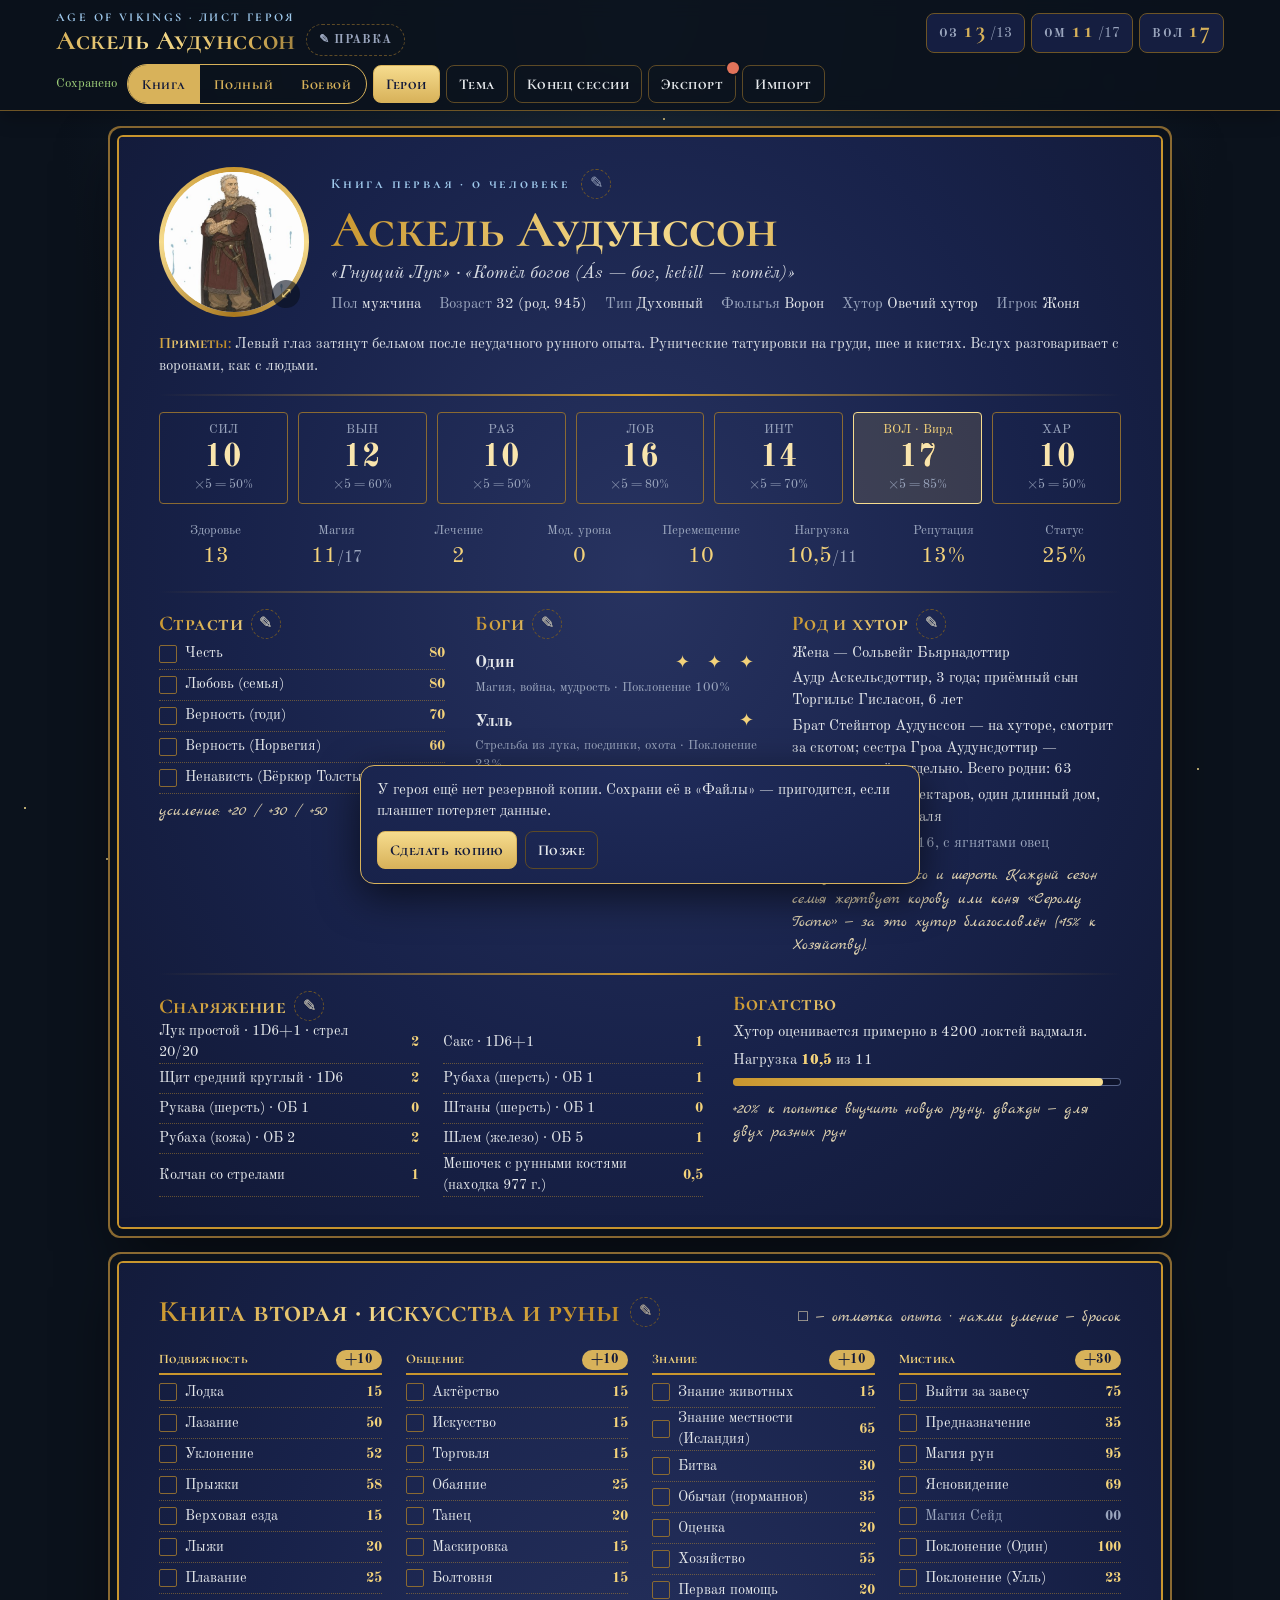
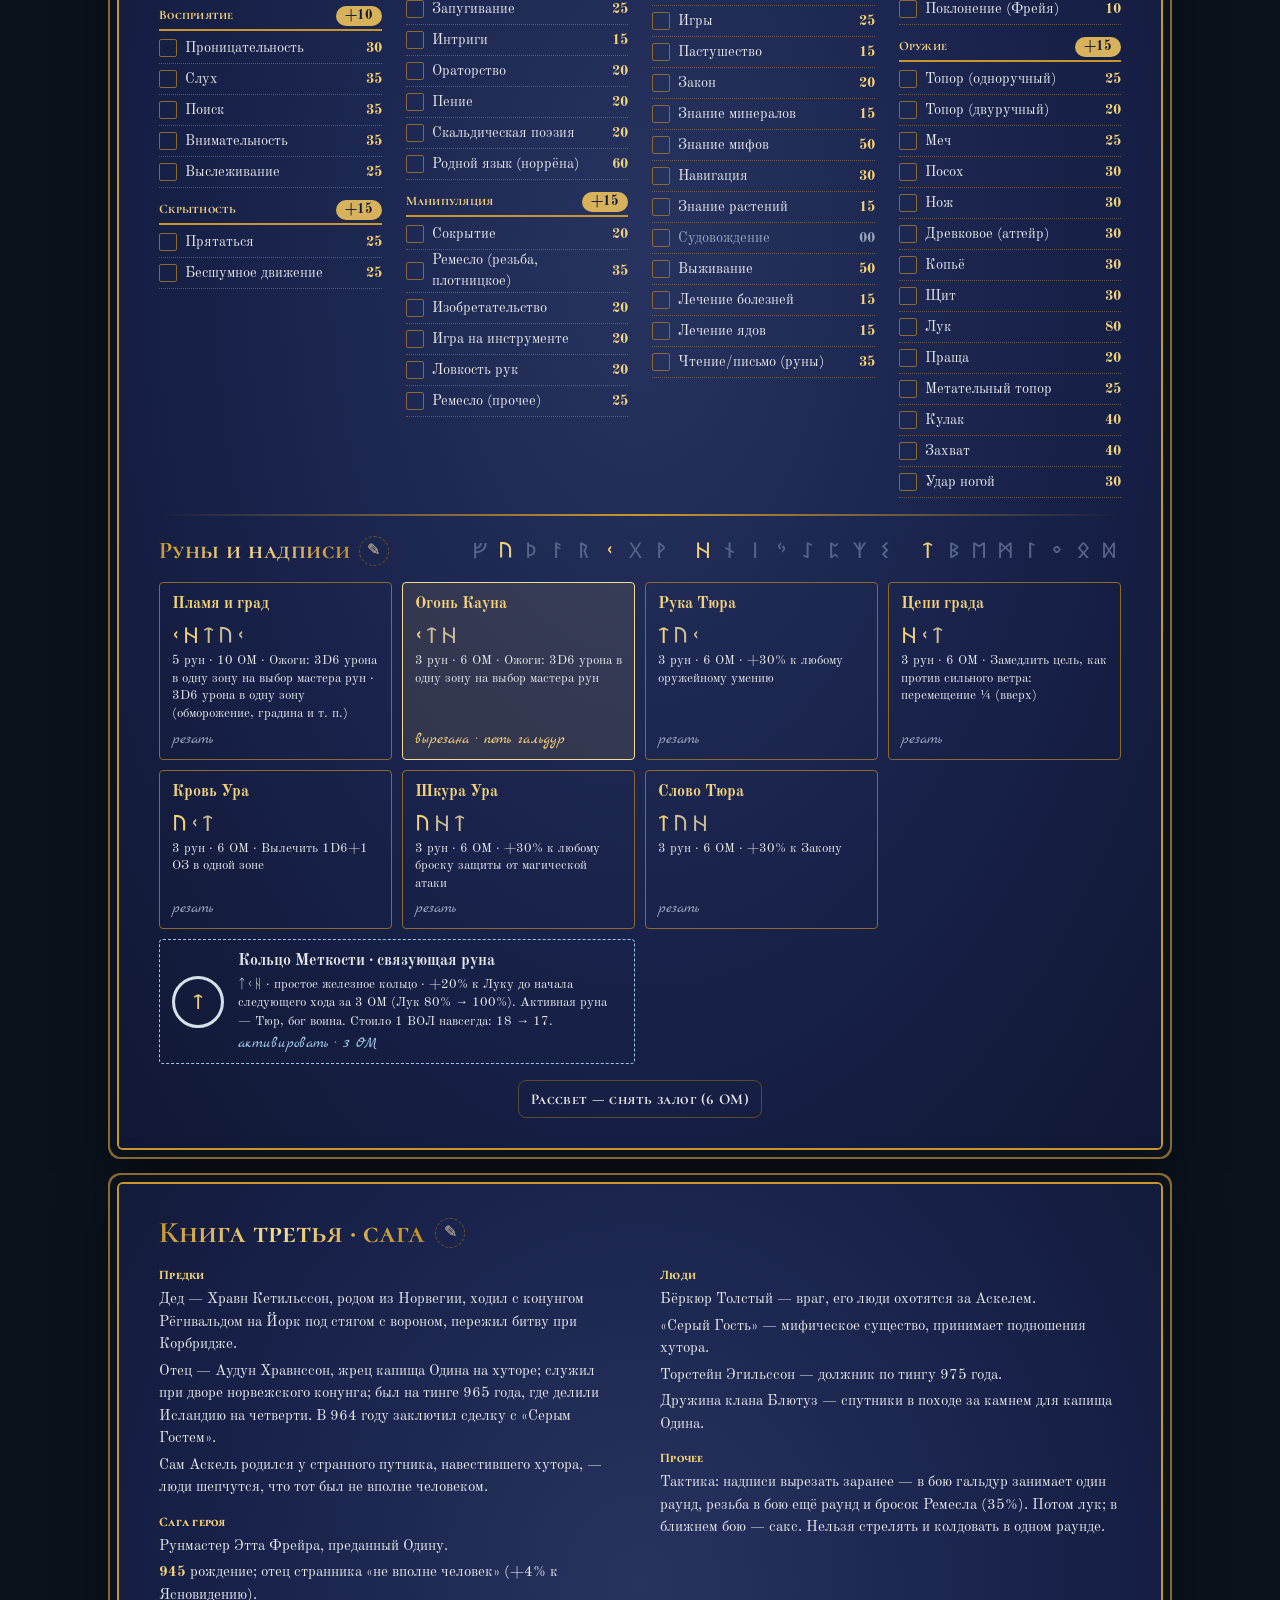
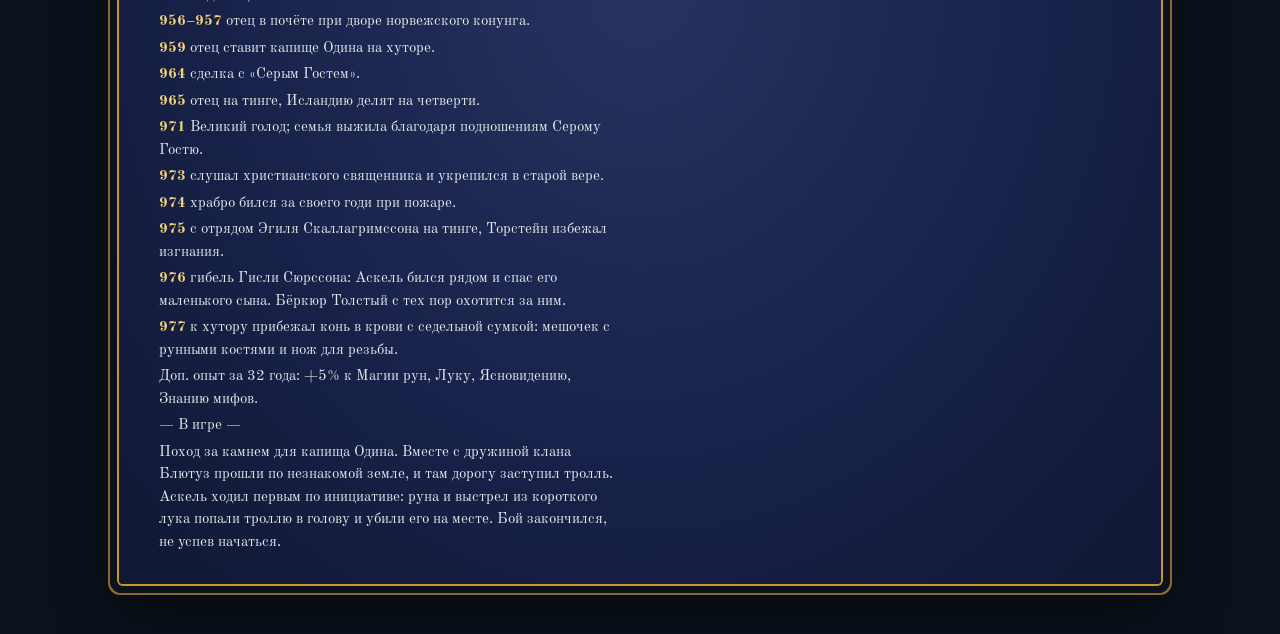
<file: index (1).html>
<!doctype html>
<html lang="ru"><head><meta charset="utf-8">
<meta name="viewport" content="width=device-width,initial-scale=1,viewport-fit=cover">
<title>Лист викинга</title>
<meta name="description" content="Интерактивный лист героя Age of Vikings: броски d100, зоны поражения, руны, сейд. Работает без интернета.">
<meta name="theme-color" content="#0b121c">
<meta name="apple-mobile-web-app-capable" content="yes">
<meta name="mobile-web-app-capable" content="yes">
<meta name="apple-mobile-web-app-status-bar-style" content="black-translucent">
<meta name="apple-mobile-web-app-title" content="Викинг">
<link rel="manifest" href="manifest.webmanifest">
<link rel="icon" href="icon-192.png">
<link rel="apple-touch-icon" href="apple-touch-icon.png">
<link rel="preload" href="old-standard-tt-cyrillic-400-normal.woff2" as="font" type="font/woff2" crossorigin>
<link rel="preload" href="cormorant-unicase-cyrillic-700-normal.woff2" as="font" type="font/woff2" crossorigin>
<link rel="stylesheet" href="style.css">
</head><body>
<div id="page-shell"></div>
<noscript><p style="padding:20px">Для листа нужен JavaScript.</p></noscript>
<script src="data.js"></script>
<script src="app.js"></script>
</body></html>
</file>
<file: style.css>
/* «У очага»: тёплое дерево, янтарь от огня, руны. Планшет — основной экран. */
@font-face{font-family:"Cormorant Unicase";font-weight:700;font-style:normal;src:url(cormorant-unicase-cyrillic-700-normal.woff2) format("woff2");unicode-range:U+0301,U+0400-045F,U+0490-0491,U+04B0-04B1,U+2116;font-display:swap}
@font-face{font-family:"Cormorant Unicase";font-weight:700;font-style:normal;src:url(cormorant-unicase-latin-700-normal.woff2) format("woff2");unicode-range:U+0000-00FF,U+0131,U+0152-0153,U+02BB-02BC,U+02C6,U+02DA,U+02DC,U+2000-206F,U+2074,U+20AC,U+2122,U+2191,U+2193,U+2212,U+2215,U+FEFF,U+FFFD;font-display:swap}
@font-face{font-family:"Cormorant SC";font-weight:500;font-style:normal;src:url(cormorant-sc-cyrillic-500-normal.woff2) format("woff2");unicode-range:U+0301,U+0400-045F,U+0490-0491,U+04B0-04B1,U+2116;font-display:swap}
@font-face{font-family:"Cormorant SC";font-weight:500;font-style:normal;src:url(cormorant-sc-latin-500-normal.woff2) format("woff2");unicode-range:U+0000-00FF,U+0131,U+0152-0153,U+02BB-02BC,U+02C6,U+02DA,U+02DC,U+2000-206F,U+2074,U+20AC,U+2122,U+2191,U+2193,U+2212,U+2215,U+FEFF,U+FFFD;font-display:swap}
@font-face{font-family:"Cormorant SC";font-weight:700;font-style:normal;src:url(cormorant-sc-cyrillic-700-normal.woff2) format("woff2");unicode-range:U+0301,U+0400-045F,U+0490-0491,U+04B0-04B1,U+2116;font-display:swap}
@font-face{font-family:"Cormorant SC";font-weight:700;font-style:normal;src:url(cormorant-sc-latin-700-normal.woff2) format("woff2");unicode-range:U+0000-00FF,U+0131,U+0152-0153,U+02BB-02BC,U+02C6,U+02DA,U+02DC,U+2000-206F,U+2074,U+20AC,U+2122,U+2191,U+2193,U+2212,U+2215,U+FEFF,U+FFFD;font-display:swap}
@font-face{font-family:"Old Standard TT";font-weight:400;font-style:normal;src:url(old-standard-tt-cyrillic-400-normal.woff2) format("woff2");unicode-range:U+0301,U+0400-045F,U+0490-0491,U+04B0-04B1,U+2116;font-display:swap}
@font-face{font-family:"Old Standard TT";font-weight:400;font-style:normal;src:url(old-standard-tt-latin-400-normal.woff2) format("woff2");unicode-range:U+0000-00FF,U+0131,U+0152-0153,U+02BB-02BC,U+02C6,U+02DA,U+02DC,U+2000-206F,U+2074,U+20AC,U+2122,U+2191,U+2193,U+2212,U+2215,U+FEFF,U+FFFD;font-display:swap}
@font-face{font-family:"Old Standard TT";font-weight:700;font-style:normal;src:url(old-standard-tt-cyrillic-700-normal.woff2) format("woff2");unicode-range:U+0301,U+0400-045F,U+0490-0491,U+04B0-04B1,U+2116;font-display:swap}
@font-face{font-family:"Old Standard TT";font-weight:700;font-style:normal;src:url(old-standard-tt-latin-700-normal.woff2) format("woff2");unicode-range:U+0000-00FF,U+0131,U+0152-0153,U+02BB-02BC,U+02C6,U+02DA,U+02DC,U+2000-206F,U+2074,U+20AC,U+2122,U+2191,U+2193,U+2212,U+2215,U+FEFF,U+FFFD;font-display:swap}
@font-face{font-family:"Old Standard TT";font-weight:400;font-style:italic;src:url(old-standard-tt-cyrillic-400-italic.woff2) format("woff2");unicode-range:U+0301,U+0400-045F,U+0490-0491,U+04B0-04B1,U+2116;font-display:swap}
@font-face{font-family:"Old Standard TT";font-weight:400;font-style:italic;src:url(old-standard-tt-latin-400-italic.woff2) format("woff2");unicode-range:U+0000-00FF,U+0131,U+0152-0153,U+02BB-02BC,U+02C6,U+02DA,U+02DC,U+2000-206F,U+2074,U+20AC,U+2122,U+2191,U+2193,U+2212,U+2215,U+FEFF,U+FFFD;font-display:swap}
@font-face{font-family:"Marck Script";font-weight:400;font-style:normal;src:url(marck-script-cyrillic-400-normal.woff2) format("woff2");unicode-range:U+0301,U+0400-045F,U+0490-0491,U+04B0-04B1,U+2116;font-display:swap}
@font-face{font-family:"Marck Script";font-weight:400;font-style:normal;src:url(marck-script-latin-400-normal.woff2) format("woff2");unicode-range:U+0000-00FF,U+0131,U+0152-0153,U+02BB-02BC,U+02C6,U+02DA,U+02DC,U+2000-206F,U+2074,U+20AC,U+2122,U+2191,U+2193,U+2212,U+2215,U+FEFF,U+FFFD;font-display:swap}
@font-face{font-family:"Noto Sans Runic";src:url(noto-sans-runic-runic-400-normal.woff2) format("woff2");unicode-range:U+16A0-16FF;font-display:block}

:root{
  --bg:#0b121c; --panel:#18224a; --panel2:#1f2b5a; --line:#5d4a26; --rule:rgba(201,150,46,.28); --fg:#e4e7ea; --muted:#9aa5bd;
  --acc:#d8b25a; --acc-dim:#6e5526; --on-acc:#10183a; --danger:#e2735a; --ok:#9fd07a; --spec:#9fc9ec; --crit:#f6dc8e;
  --hover:#8a6a32; --dot:#58648a; --scrim:rgba(4,7,14,.74); --wood:transparent; --gold-hi:#f6dc8e; --sky:#1b2a3a;
  --f-title:"Cormorant SC",Georgia,serif; --f-head:"Cormorant Unicase",Georgia,serif; --f-body:"Old Standard TT",Georgia,serif; --f-hand:"Marck Script",cursive; --f-rune:"Noto Sans Runic","Segoe UI Historic","Segoe UI Symbol",sans-serif;
  color-scheme:dark;
}
:root[data-palette="vellum"]{--bg:#d9c79f;--panel:#f1e4c4;--panel2:#f8eedb;--line:#b89a62;--rule:rgba(27,42,74,.22);--fg:#2a1d12;--muted:#6b5a40;--acc:#1b2a4a;--acc-dim:#c9b48a;--on-acc:#f8eedb;--danger:#a3271c;--ok:#3f6a2a;--spec:#1f5e8c;--crit:#9b6a00;--hover:#8a6a32;--dot:#9e8a62;--scrim:rgba(40,30,15,.45);--gold-hi:#a3271c;--sky:#e8d8b4;color-scheme:light}
:root[data-palette="hearth"]{--bg:#17110c;--panel:#211810;--panel2:#2a1f15;--line:#3f2f20;--rule:#30241a;--fg:#f1e6d2;--muted:#a8957a;--acc:#e0a046;--acc-dim:#6e4d22;--on-acc:#1c1206;--danger:#d9573f;--ok:#93b86d;--spec:#7fc0d8;--crit:#f2c14e;--hover:#5a4530;--dot:#5c4a36;--scrim:rgba(8,5,2,.72);--gold-hi:#ffcf8a;--sky:#2a1d14}
:root[data-palette="ash"]{--bg:#0d1012;--panel:#191d22;--panel2:#20262c;--line:#4a4f57;--rule:rgba(200,210,220,.18);--fg:#e6e9ec;--muted:#9aa3ad;--acc:#c9d3dc;--acc-dim:#4a5560;--on-acc:#0d1012;--danger:#e2735a;--ok:#9fd07a;--spec:#9fc9ec;--crit:#f6dc8e;--hover:#6a7480;--dot:#58606a;--scrim:rgba(4,6,8,.74);--gold-hi:#ffffff;--sky:#1a2026}


*{box-sizing:border-box}
html{-webkit-text-size-adjust:100%}
body{background:var(--bg);background-image:repeating-linear-gradient(90deg,var(--wood) 0 2px,transparent 2px 23px);color:var(--fg);font:16px/1.45 var(--f-body);margin:0}
body::before{content:"";position:fixed;inset:0 0 auto;height:env(safe-area-inset-top,0px);z-index:10;background:var(--panel)}
button,input,select,textarea{font:inherit;color:inherit}
button{-webkit-tap-highlight-color:transparent}
:focus-visible{outline:2px solid var(--acc);outline-offset:2px}
[hidden]{display:none!important}
h2,h3{margin:0}
small{font-size:.82em}

/* header */
.top{position:sticky;top:env(safe-area-inset-top,0px);z-index:6;background:var(--panel);border-bottom:1px solid var(--line);box-shadow:0 6px 18px rgba(0,0,0,.25)}
.top-in,.wrap,.qnav{max-width:1200px;margin:0 auto;padding-left:max(16px,env(safe-area-inset-left,0px));padding-right:max(16px,env(safe-area-inset-right,0px))}
.top-in{display:flex;flex-wrap:wrap;gap:8px 18px;align-items:center;justify-content:space-between;padding-block:10px 6px}
.brand{display:flex;flex-direction:column;min-width:0;flex:1 1 240px}
.eyebrow{font:500 12px/1.2 var(--f-body);letter-spacing:.14em;text-transform:uppercase;color:var(--acc)}
.name-row{display:flex;align-items:center;gap:10px;flex-wrap:wrap}
#hdr-name{font:400 26px/1.15 var(--f-title);overflow-wrap:anywhere}
.lock-btn{font:700 12px var(--f-body);letter-spacing:.08em;text-transform:uppercase;padding:6px 12px;border-radius:999px;cursor:pointer;border:1px dashed var(--line);background:none;color:var(--muted);min-height:32px}
.lock-btn::before{content:"✎ "}
.lock-btn[aria-pressed="true"]{border:1px solid var(--acc);background:var(--acc);color:var(--on-acc)}
.lock-btn[aria-pressed="true"]::before{content:"⚔ "}
.vitals{display:flex;gap:6px;align-items:center;flex-wrap:wrap}
.vital{display:flex;align-items:baseline;gap:4px;padding:4px 12px;border:1px solid var(--line);background:var(--panel2);border-radius:8px;cursor:pointer;min-height:40px}
.vital span{font:700 12px var(--f-body);letter-spacing:.1em;color:var(--muted)}
.vital b{font:400 24px/1 var(--f-title);color:var(--acc);font-variant-numeric:tabular-nums}
.vital i{font-style:normal;color:var(--muted);font-size:14px}
.vital.bad{border-color:var(--danger)}.vital.bad b{color:var(--danger)}
.vchip{font:700 12px var(--f-body);text-transform:uppercase;letter-spacing:.06em;color:#fff;background:var(--danger);padding:3px 8px;border-radius:4px}
.vchip.bad{background:var(--danger)}
.actions{display:flex;flex-wrap:wrap;gap:6px;align-items:center}
.status{font-size:13px;color:var(--muted);padding-right:4px}
.status.ok{color:var(--ok)}.status.pending{color:var(--acc)}.status.err{color:var(--danger)}
.qnav{display:flex;gap:4px;overflow-x:auto;padding-block:4px 8px;scrollbar-width:none}
.qnav::-webkit-scrollbar{display:none}
.qnav button{flex:0 0 auto;background:none;border:1px solid transparent;border-radius:999px;padding:6px 14px;font:700 16px/1 var(--f-head);letter-spacing:.04em;color:var(--muted);cursor:pointer;min-height:38px}
.qnav button:hover,.qnav button:focus-visible{color:var(--acc);border-color:var(--acc-dim)}

/* layout */
.wrap{padding-block:18px 90px;display:flex;flex-direction:column;gap:16px}
.sec{background:var(--panel);border:1px solid var(--line);border-radius:10px;scroll-margin-top:140px}
.sec-h{display:flex;align-items:center;justify-content:space-between;gap:12px;padding:8px 18px;border-bottom:1px solid var(--line)}
.sec.closed .sec-h{border-bottom:0}.sec.closed .sec-b{display:none}
.sec-t{background:none;border:0;padding:4px 0;cursor:pointer;font:700 25px/1 var(--f-head);letter-spacing:.03em;color:var(--acc);display:flex;align-items:center;gap:10px;min-height:44px}
.sec-t::before{content:"ᛟ";font:400 18px var(--f-rune);color:var(--muted);transition:transform .15s}
.sec.closed .sec-t::before{transform:rotate(-90deg)}
.sec-b{padding:16px 18px 20px}
.count{font-size:14px;color:var(--muted)}
h3{font:700 18px/1.15 var(--f-head);letter-spacing:.03em;color:var(--fg);margin:0 0 10px}
h3 small{font:400 14px var(--f-body);color:var(--muted);letter-spacing:0;margin-left:6px}
.mt{margin-top:22px}
.hint{color:var(--muted);font-size:14px;margin:12px 0 0;max-width:80ch}
.hint.sm{font-size:13.5px}
.top0{margin-top:0}
.warnline{color:var(--danger);font-size:15px;margin:8px 0 0}
.h3row{display:flex;align-items:center;justify-content:space-between;gap:10px;flex-wrap:wrap;margin-bottom:10px}
.h3row h3{margin:0}

/* fields */
.id-grid{display:grid;grid-template-columns:190px 1fr;gap:20px}
.portrait{display:flex;flex-direction:column;gap:8px}
.portrait img{width:100%;aspect-ratio:3/4;object-fit:cover;object-position:50% 20%;border:1px solid var(--line);border-radius:8px;display:block}
.ph{aspect-ratio:3/4;display:flex;flex-direction:column;gap:4px;align-items:center;justify-content:center;border:1px dashed var(--line);border-radius:8px;color:var(--muted);font-size:14px}
.ph span{font:400 64px/1 var(--f-rune);color:var(--acc-dim)}
.fields{display:grid;grid-template-columns:repeat(2,minmax(0,1fr));gap:10px 14px;min-width:0;align-content:start}
.fld{display:flex;flex-direction:column;gap:4px;min-width:0}.fld.wide{grid-column:1/-1}
.fld>span{font:700 12px var(--f-body);letter-spacing:.1em;text-transform:uppercase;color:var(--muted);display:flex;gap:6px;align-items:center}
input,select,textarea{background:var(--panel2);border:1px solid var(--line);border-radius:6px;padding:8px 10px;width:100%;min-width:0;min-height:40px}
textarea{resize:vertical;line-height:1.5}
input:hover,select:hover,textarea:hover{border-color:var(--hover)}
input[type=number]{-moz-appearance:textfield}
input[type=number]::-webkit-inner-spin-button,input[type=number]::-webkit-outer-spin-button{-webkit-appearance:none;margin:0}
.i{width:22px;height:22px;border-radius:50%;border:1px solid var(--acc-dim);background:none;color:var(--acc);font:700 12px var(--f-body);cursor:pointer;padding:0;line-height:1}
.tg{border:1px solid var(--line);background:var(--panel2);border-radius:999px;padding:8px 16px;cursor:pointer;color:var(--muted);font-weight:500;min-height:40px}
.tg.on{border-color:var(--acc);color:var(--on-acc);background:var(--acc)}
.tg.sm{padding:4px 10px;min-height:32px;font-size:14px}
.magic-tg .row-btns{gap:8px}

/* characteristics */
.chars{display:grid;grid-template-columns:repeat(7,minmax(0,1fr));gap:8px}
.ch{display:flex;flex-direction:column;align-items:center;gap:4px;background:var(--panel2);border:1px solid var(--line);border-radius:10px;padding:8px 6px}
.ch-n{background:none;border:0;cursor:pointer;font:700 17px/1 var(--f-head);color:var(--acc);padding:4px 8px;min-height:36px;letter-spacing:.04em}
.ch-n:hover{text-decoration:underline;text-decoration-color:var(--acc-dim)}
.ch-v{font:400 28px/1 var(--f-title);text-align:center;padding:6px 4px;background:transparent;border-color:transparent;min-height:44px;font-variant-numeric:tabular-nums}
.ch-v:not(:disabled){border-color:var(--line);background:var(--panel)}
.ch-x{font-size:12px;color:var(--muted)}
.derived{display:grid;grid-template-columns:repeat(4,minmax(0,1fr));gap:8px;margin-top:12px}
.der{background:var(--panel2);border:1px solid var(--line);border-radius:10px;padding:8px 12px;display:flex;flex-direction:column;gap:2px;min-width:0}
.der .lbl,.lbl{font:700 12px var(--f-body);letter-spacing:.1em;text-transform:uppercase;color:var(--muted)}
.der-b{font:400 28px/1.1 var(--f-title);color:var(--fg)}
.der small{color:var(--muted)}
.der-v{display:flex;gap:6px;align-items:center}
.big-in{font:400 24px/1 var(--f-title);max-width:90px;padding:4px 8px}
.rbtn{border:1px solid var(--acc-dim);background:none;color:var(--acc);border-radius:6px;padding:6px 10px;cursor:pointer;font-weight:700;min-height:38px}
.bonus{font-size:13px;color:var(--muted);display:inline-flex;align-items:center;gap:6px}
.pm{width:30px;height:30px;border:1px solid var(--line);background:var(--panel);border-radius:6px;cursor:pointer;padding:0;font-weight:700}

/* combat */
.trackers{display:grid;grid-template-columns:repeat(2,minmax(0,1fr));gap:12px}
.trk{background:var(--panel2);border:1px solid var(--line);border-radius:10px;padding:12px 14px}
.trk.bad{border-color:var(--danger)}
.trk-h{display:flex;align-items:baseline;gap:10px;margin-bottom:8px;flex-wrap:wrap}
.big{font:400 40px/1 var(--f-title);color:var(--acc);font-variant-numeric:tabular-nums}
.trk.bad .big{color:var(--danger)}
.of{color:var(--muted)}
.bar{height:8px;background:var(--panel);border-radius:999px;overflow:hidden;margin-top:10px;display:flex}
.bar i{display:block;height:100%;background:var(--ok)}
.bar.mp i{background:var(--spec)}.bar.mp i.lk{background:repeating-linear-gradient(45deg,var(--acc-dim) 0 4px,transparent 4px 8px);margin-left:auto}
.doll-wrap{display:grid;grid-template-columns:minmax(0,1.25fr) minmax(0,1fr);gap:16px;margin-top:16px;align-items:start}
.doll{display:grid;grid-template-columns:repeat(3,minmax(0,1fr));grid-template-areas:". hd ." "ra ch la" "ra ab la" "rl . ll";gap:8px;max-width:560px}
.loc{display:grid;grid-template-columns:1fr auto;grid-template-areas:"n hp" "d ap" "c c";gap:2px 6px;text-align:left;background:var(--panel2);border:1px solid var(--line);border-radius:10px;padding:8px 10px;cursor:pointer;min-height:84px;align-content:start}
.loc:hover{border-color:var(--acc)}
.loc-hd{grid-area:hd;border-radius:40px 40px 10px 10px}.loc-ch{grid-area:ch}.loc-ab{grid-area:ab}.loc-ra{grid-area:ra}.loc-la{grid-area:la}.loc-rl{grid-area:rl}.loc-ll{grid-area:ll}
.loc-ra,.loc-la{align-self:stretch}
.loc-n{grid-area:n;font-weight:700;font-size:15px;line-height:1.15}
.loc-d{grid-area:d;font-size:12px;color:var(--muted)}
.loc-hp{grid-area:hp;color:var(--muted);font-size:14px;justify-self:end}.loc-hp b{font:400 22px var(--f-title);color:var(--fg)}
.loc-ap{grid-area:ap;justify-self:end;font-size:12px;font-weight:700;color:var(--acc);border:1px solid var(--acc-dim);border-radius:4px;padding:0 5px}
.loc-cells{grid-area:c;display:flex;flex-wrap:wrap;gap:3px;margin-top:6px}
.loc-cells i{width:12px;height:12px;border-radius:3px;border:1px solid var(--dot);display:block}
.loc-cells i.ok{background:var(--ok);border-color:var(--ok)}
.loc.hurt{border-color:var(--acc-dim)}
.loc.down{border-color:var(--danger);background:color-mix(in srgb,var(--danger) 14%,var(--panel2))}
.loc.x2,.loc.x3{border-color:var(--danger);background:color-mix(in srgb,var(--danger) 30%,var(--panel2))}
.loc.down .loc-hp b,.loc.x2 .loc-hp b,.loc.x3 .loc-hp b{color:var(--danger)}
.loc.hi{outline:3px solid var(--acc);outline-offset:2px}
.doll-side{display:flex;flex-direction:column;gap:10px}
.loc-out{font-size:16px;color:var(--muted)}.loc-out b{color:var(--acc);font-weight:700}
.downs{border-left:3px solid var(--danger);padding:6px 12px;background:color-mix(in srgb,var(--danger) 10%,transparent);border-radius:0 8px 8px 0}
.downs p{margin:4px 0;font-size:14px}

/* weapons */
.wtab{display:flex;flex-direction:column;gap:8px}
.wrow{display:grid;grid-template-columns:minmax(0,1fr) 92px minmax(110px,auto) auto;gap:6px 14px;align-items:center;background:var(--panel2);border:1px solid var(--line);border-radius:10px;padding:10px 12px}
.wrow.shield{border-left:4px solid var(--acc-dim)}
.w-main{display:flex;flex-direction:column;gap:2px;min-width:0}
.w-nv{font:700 18px var(--f-body)}
.w-meta{font-size:13px;color:var(--muted)}
.w-edit-d summary{cursor:pointer;color:var(--muted);font-size:13px;padding:4px 0;width:max-content}
.w-edit-d[open] summary{color:var(--acc)}
.w-edit{display:flex;flex-wrap:wrap;gap:6px;margin-top:6px}
.w-edit .w-name{flex:1 1 100%}
.w-edit select,.w-edit input{width:auto;flex:1 1 120px;min-height:36px;padding:5px 8px;font-size:15px}
.w-edit .w-sm{flex:0 0 64px}.w-edit .w-dmg{flex:0 0 100px}
.w-num{text-align:center}.w-num b{display:block;font:400 26px/1 var(--f-title);color:var(--acc)}.w-num small{color:var(--muted);font-size:12px}
.w-dmgv{font-weight:700;font-size:16px;font-variant-numeric:tabular-nums}
.w-act{display:flex;gap:6px;flex-wrap:wrap;justify-content:flex-end}
.armour{display:flex;flex-direction:column;gap:6px}
.arow{display:grid;grid-template-columns:auto minmax(0,1.2fr) minmax(0,1.3fr) auto auto auto;gap:8px;align-items:center;padding:4px 0;border-bottom:1px dashed var(--rule)}
.a-locs{font-size:14px;color:var(--muted)}.a-ap{font-weight:700;color:var(--acc)}.a-enc{font-size:13px;color:var(--muted)}

/* skills */
.cats{columns:3 300px;column-gap:14px}
.cat{break-inside:avoid;background:var(--panel2);border:1px solid var(--line);border-radius:10px;padding:10px 12px;margin-bottom:14px}
.cat-h{display:flex;align-items:center;justify-content:space-between;gap:8px;border-bottom:1px solid var(--line);padding-bottom:6px;margin-bottom:4px}
.cat-h h3{margin:0}
.cmod{border:1px solid var(--acc-dim);background:var(--panel);color:var(--acc);border-radius:999px;padding:4px 12px;font-weight:700;cursor:pointer;min-height:34px;font-variant-numeric:tabular-nums}
.cmod.neg{color:var(--danger);border-color:color-mix(in srgb,var(--danger) 50%,transparent)}
.sk-list{list-style:none;margin:0;padding:0}
.sk{display:flex;align-items:center;gap:8px;padding:2px 0;border-bottom:1px dashed var(--rule);min-height:42px}
.sk:last-child{border-bottom:0}
.sk-n{flex:1;min-width:0;background:none;border:0;text-align:left;padding:8px 0;cursor:pointer;font-size:16px;line-height:1.2;overflow-wrap:anywhere}
.sk-n:hover{color:var(--acc)}
.sk.zero .sk-n{color:var(--muted)}
.sk-name{flex:1;min-width:0;min-height:36px;padding:5px 8px}
.sk-b{font-size:12px;color:var(--muted);flex:0 0 auto;min-width:36px;text-align:right}
.sk-v{width:64px;flex:0 0 64px;text-align:right;min-height:36px;padding:5px 8px;font-weight:700;font-variant-numeric:tabular-nums}
.sk-vv{display:none;width:52px;text-align:right;font:400 20px var(--f-title);font-variant-numeric:tabular-nums}
.sk-vv.always{display:inline-block}
.xchk{width:24px;height:24px;flex:0 0 24px;border:1.5px solid var(--dot);border-radius:5px;background:none;cursor:pointer;padding:0;position:relative}
.xchk.on{background:var(--acc);border-color:var(--acc)}
.xchk.on::after{content:"✓";position:absolute;inset:0;display:grid;place-items:center;color:var(--on-acc);font-weight:700;font-size:15px}
.add-sk{width:100%;margin-top:6px;border:1px dashed var(--line);background:none;border-radius:8px;color:var(--muted);cursor:pointer;padding:8px;min-height:38px}
.add-sk:hover{color:var(--acc);border-color:var(--acc)}
.plist{list-style:none;margin:0;padding:0;display:grid;grid-template-columns:repeat(2,minmax(0,1fr));gap:0 24px}
.prow{display:flex;align-items:center;gap:8px;border-bottom:1px dashed var(--rule);min-height:46px}

/* faith */
.devs{display:grid;grid-template-columns:repeat(auto-fill,minmax(260px,1fr));gap:12px}
.dev{background:var(--panel2);border:1px solid var(--line);border-radius:10px;padding:12px 14px;display:flex;flex-direction:column;gap:6px}
.dev-h{display:flex;align-items:center;gap:8px}
.dev-h select{flex:1}
.dev-god{display:none;font:400 24px/1.1 var(--f-title);flex:1}
.dev-id{margin:0;color:var(--muted);font-size:14px;font-style:italic}
.dev-row{display:flex;align-items:center;gap:8px}
.dev-dp{display:flex;align-items:center;gap:10px}
.pips{display:inline-flex;gap:8px}
.pip{width:30px;height:30px;border-radius:50%;border:2px solid var(--dot);background:none;cursor:pointer;padding:0}
.pip.on{background:var(--acc);border-color:var(--acc);box-shadow:0 0 10px color-mix(in srgb,var(--acc) 50%,transparent)}
.pip.off{opacity:.25;cursor:default;border-style:dashed}
.dp-of{color:var(--muted);font-size:14px}

/* runes */
.glyph{font-family:var(--f-rune);line-height:1}
.aetts{display:flex;flex-direction:column;gap:14px}
.aett h3{font-size:24px;margin-bottom:6px}
.rgrid{display:grid;grid-template-columns:repeat(8,minmax(0,1fr));gap:6px}
.rune{display:flex;flex-direction:column;align-items:center;gap:2px;padding:8px 2px;border:1px solid var(--line);border-radius:8px;background:var(--panel2);cursor:pointer;color:var(--muted);min-height:70px}
.rune .glyph{font-size:30px}
.rune .rn{font-size:12.5px}
.rune.kn{color:var(--fg);border-color:var(--acc-dim);background:color-mix(in srgb,var(--acc) 14%,var(--panel2))}
.rune.kn .glyph{color:var(--acc);text-shadow:0 0 12px color-mix(in srgb,var(--acc) 45%,transparent)}
.rune:hover{border-color:var(--acc)}
.scripts,.spells{display:grid;grid-template-columns:repeat(auto-fill,minmax(300px,1fr));gap:12px}
.scr{background:var(--panel2);border:1px solid var(--line);border-radius:10px;padding:12px 14px;display:flex;flex-direction:column;gap:6px}
.scr.ready{border-color:var(--acc);box-shadow:inset 0 0 0 1px var(--acc-dim)}
.scr-h{display:flex;align-items:center;gap:8px;flex-wrap:wrap}
.scr-h b{font:400 20px/1.15 var(--f-title);flex:1 1 auto}
.scr-g{display:flex;gap:4px;flex-wrap:wrap}
.sg{display:inline-grid;place-items:center;min-width:36px;height:40px;padding:0 4px;font:400 26px/1 var(--f-rune);border:1px solid var(--line);border-radius:6px;background:var(--panel);color:var(--muted)}
.sg.fx{color:var(--acc);border-color:var(--acc)}
.sg.big{min-width:48px;height:52px;font-size:32px;cursor:pointer}
.scr-m{margin:0;font-size:14px;color:var(--muted)}
.scr-fx{margin:0;padding-left:18px;font-size:14px}
.galdur{margin:0;font-style:italic}
.tag{font:700 11px var(--f-body);text-transform:uppercase;letter-spacing:.08em;color:var(--acc);border:1px solid var(--acc-dim);padding:3px 7px;border-radius:4px}
.tag.on{background:var(--acc);color:var(--on-acc)}
.seq{display:flex;flex-wrap:wrap;gap:10px;margin:6px 0}
.seq-i{display:flex;flex-direction:column;align-items:center;gap:4px;max-width:150px}
.seq-i span{font-size:13px}
.seq-i select{font-size:13px;min-height:34px;padding:4px}
.rgrid.pick{margin-top:8px}
.chk{display:inline-flex;align-items:center;gap:6px;font-size:14px}
.chk input{width:22px;height:22px;min-height:0}
.dash{margin:4px 0 12px;padding-left:20px}
.dash li{margin:3px 0}
.glyph.big{font-size:40px;vertical-align:middle;color:var(--acc)}

/* seidr */
.seid-top{display:grid;grid-template-columns:260px 1fr;gap:16px;align-items:start}
.realms{display:grid;grid-template-columns:repeat(4,minmax(0,1fr));gap:8px;margin-top:12px}
.realm{background:var(--panel2);border:1px solid var(--line);border-radius:10px;padding:8px 12px;display:flex;flex-direction:column;gap:2px}
.realm b{font:700 18px/1 var(--f-head);color:var(--fg)}
.realm small{color:var(--muted)}
.realm.on{border-color:var(--acc)}.realm.on b{color:var(--acc)}
.sp-grid{display:grid;grid-template-columns:repeat(2,minmax(0,1fr));gap:6px 10px}
.sp-grid select{font-size:14px;min-height:36px;padding:4px 6px}
.sp-n{flex:1 1 160px}
.sp-nv{display:none}
.sp-t{margin:0;font-size:14px;color:var(--muted)}
.sp-notes{font-size:14px;min-height:0}

/* gear */
.gtab{display:flex;flex-direction:column;gap:6px}
.grow{display:grid;grid-template-columns:minmax(0,1.6fr) 70px 70px minmax(0,1.6fr) auto;gap:6px;align-items:center}
.grow.head span{font:700 12px var(--f-body);letter-spacing:.1em;text-transform:uppercase;color:var(--muted)}
.enc{margin:14px 0;font-size:16px}.enc b{font:400 22px var(--f-title);color:var(--acc)}
.enc.over b{color:var(--danger)}
.fields.wide2{grid-template-columns:repeat(4,minmax(0,1fr))}
.fields.wide2 .fld.wide{grid-column:span 2}
.fields.wide2 .fld.area{grid-column:1/-1}

.tabs{display:flex;gap:6px;margin-bottom:10px;flex-wrap:wrap}
.tab{background:none;border:1px solid var(--line);border-radius:999px;padding:8px 16px;cursor:pointer;font-weight:500;color:var(--muted);min-height:40px}
.tab.on{border-color:var(--acc);color:var(--acc)}
.notes{width:100%;font-size:16px}

/* buttons */
.btn{display:inline-flex;align-items:center;justify-content:center;gap:6px;background:var(--acc);color:var(--on-acc);border:1px solid var(--acc);border-radius:8px;padding:9px 16px;font:700 15px var(--f-body);letter-spacing:.02em;cursor:pointer;min-height:42px}
.btn.ghost{background:none;color:var(--fg);border-color:var(--line)}
.btn.ghost:hover{border-color:var(--acc);color:var(--acc)}
.btn.small{padding:6px 12px;font-size:14px;min-height:38px}
.btn.warn{background:var(--danger);border-color:var(--danger);color:#fff}
.btn.big{font-size:18px;padding:12px 26px;min-height:52px}
.btn:disabled{opacity:.45;cursor:not-allowed}
.btn.file{position:relative}
.row-btns{display:flex;gap:8px;flex-wrap:wrap;align-items:center}
.row-btns+.row-btns{margin-top:6px}
.x{background:none;border:0;color:var(--muted);cursor:pointer;font-size:22px;line-height:1;padding:4px 8px;flex:0 0 auto;min-width:36px;min-height:36px}
.x:hover{color:var(--danger)}

/* roll sheet */
body.sheet-open{overflow:hidden}
.sheet{position:fixed;inset:0;z-index:30;background:var(--scrim);display:flex;align-items:flex-end;justify-content:center}
.sheet-card{position:relative;width:100%;max-width:760px;max-height:88vh;overflow:auto;background:var(--panel);border:1px solid var(--line);border-top:3px solid var(--acc);border-radius:16px 16px 0 0;padding:18px 20px calc(20px + env(safe-area-inset-bottom,0px));box-shadow:0 -10px 40px rgba(0,0,0,.4);animation:up .18s ease-out}
@keyframes up{from{transform:translateY(30px);opacity:.4}to{transform:none;opacity:1}}
.rs-h{display:flex;justify-content:space-between;gap:16px;align-items:flex-start;margin-right:34px;flex-wrap:wrap}
.rs-h h2{font:400 26px/1.15 var(--f-title)}
.rs-t{text-align:right}.rs-t b{font:400 44px/1 var(--f-title);color:var(--acc)}.rs-t small{display:block;color:var(--muted);font-size:13px}
.chips{display:flex;flex-wrap:wrap;gap:6px;margin-top:12px;align-items:center}
.chip{border:1px solid var(--line);background:var(--panel2);border-radius:999px;padding:6px 14px;cursor:pointer;font-weight:700;min-height:40px;font-variant-numeric:tabular-nums}
.chip.on{background:var(--acc);border-color:var(--acc);color:var(--on-acc)}
.chip.sm{min-height:30px;padding:2px 10px;font-size:13px}
.modv{color:var(--muted);font-size:14px;margin-left:6px}.modv b{color:var(--fg)}
.inl{display:flex;align-items:center;gap:8px;margin-top:10px;flex-wrap:wrap;color:var(--muted);font-size:15px}
.inl input{width:90px}
.aid{margin-top:12px;border:1px solid var(--line);border-radius:10px;padding:6px 12px}
.aid summary{cursor:pointer;font:700 17px var(--f-head);color:var(--fg);padding:4px 0}
.aid-row{display:flex;flex-wrap:wrap;gap:6px;align-items:center;margin:8px 0}
.aid-row select{width:auto;flex:1 1 200px}
.rs-go{display:flex;gap:10px;flex-wrap:wrap;align-items:center;margin-top:16px}
.rs-go .own{margin-top:0}
.rs-out{margin-top:14px}
.res{display:flex;align-items:center;gap:16px;padding:12px 14px;border-radius:12px;background:var(--panel2);border:1px solid var(--line)}
.die100{font:400 52px/1 var(--f-title);min-width:84px;text-align:center;font-variant-numeric:tabular-nums}
.res b{font:700 24px/1 var(--f-head);letter-spacing:.03em;display:block}
.res small{color:var(--muted)}
.res.crit{border-color:var(--crit);background:color-mix(in srgb,var(--crit) 16%,var(--panel2))}.res.crit b,.res.crit .die100{color:var(--crit)}
.res.spec{border-color:var(--spec);background:color-mix(in srgb,var(--spec) 14%,var(--panel2))}.res.spec b,.res.spec .die100{color:var(--spec)}
.res.succ b,.res.succ .die100{color:var(--ok)}
.res.fail b,.res.fail .die100{color:var(--muted)}
.res.fumb{border-color:var(--danger);background:color-mix(in srgb,var(--danger) 16%,var(--panel2))}.res.fumb b,.res.fumb .die100{color:var(--danger)}
.rs-out .row-btns{margin-top:10px}
.extra{margin-top:10px}
.dmg{display:flex;align-items:baseline;gap:10px}.dmg b{font:400 54px/1 var(--f-title);color:var(--acc)}.dmg span{color:var(--muted)}
.locres{font-size:17px;margin:10px 0 0}.locres b{color:var(--acc)}
.seg{display:inline-flex;gap:4px}
sub{font-size:.65em;color:var(--muted)}

/* modal */
.modal{position:fixed;inset:0;z-index:40;background:var(--scrim);display:flex;align-items:flex-start;justify-content:center;padding:calc(40px + env(safe-area-inset-top,0px)) max(16px,env(safe-area-inset-right,0px)) 24px max(16px,env(safe-area-inset-left,0px));overflow:auto}
.m-card{position:relative;background:var(--panel);border:1px solid var(--line);border-top:3px solid var(--acc);border-radius:12px;max-width:720px;width:100%;padding:20px 22px}
.m-card h2{font:400 26px/1.15 var(--f-title);margin:0 36px 12px 0;text-wrap:balance}
.m-card h2 small{display:block;font:500 14px var(--f-body);color:var(--acc);margin-top:6px}
.m-card p{margin:0 0 10px;max-width:72ch}
.m-card h3{font-size:24px;margin-top:10px}
.m-x{position:absolute;top:8px;right:10px;background:none;border:0;font-size:30px;color:var(--muted);cursor:pointer;min-width:44px;min-height:44px}
.search{margin-bottom:10px}
.pick-list{list-style:none;margin:0;padding:0;display:flex;flex-direction:column;gap:6px;max-height:62vh;overflow:auto}
.pick-list button{width:100%;text-align:left;background:var(--panel2);border:1px solid var(--line);border-radius:8px;padding:10px 12px;cursor:pointer;display:flex;flex-direction:column;gap:2px}
.pick-list button:hover{border-color:var(--acc)}
.pick-list small{color:var(--acc);font-size:13px}
.pick-list span{color:var(--muted);font-size:14px}
.dlg-row{display:flex;flex-wrap:wrap;gap:10px;align-items:flex-end;margin:10px 0}
.dlg-row .fld{flex:0 0 140px}
.dmg-res{border-left:3px solid var(--acc);padding:6px 12px;background:var(--panel2);border-radius:0 8px 8px 0;margin-top:8px}
.dmg-res p{margin:4px 0}
.brk{display:grid;grid-template-columns:repeat(3,minmax(0,1fr));gap:8px;margin-bottom:12px}
.brk div{background:var(--panel2);border:1px solid var(--line);border-radius:8px;padding:8px 10px;display:flex;flex-direction:column}
.brk span{font-size:13px;color:var(--muted)}.brk b{font:400 24px var(--f-title)}
.xpl{display:flex;flex-direction:column;gap:6px}
.xpr{display:flex;justify-content:space-between;align-items:center;gap:10px;padding:8px 10px;background:var(--panel2);border:1px solid var(--line);border-radius:8px;flex-wrap:wrap}
.xpr.ok{border-color:var(--ok)}.xpr.ok b{color:var(--ok)}
.xpr.no{opacity:.75}
.xpn small{color:var(--muted)}
.xpm{display:inline-flex;gap:4px}
.pal-list{display:grid;grid-template-columns:repeat(auto-fill,minmax(180px,1fr));gap:10px;margin-bottom:6px}
.pal{display:flex;flex-direction:column;gap:8px;align-items:flex-start;text-align:left;padding:12px;border-radius:10px;cursor:pointer;border:2px solid transparent}
.pal.on{outline:2px solid var(--acc);outline-offset:2px}
.pal b{font:400 18px var(--f-title)}
.pal small{font-size:13px;opacity:.8}
.sw{display:flex;gap:4px}.sw i{width:18px;height:18px;border-radius:50%;display:block;border:1px solid rgba(127,127,127,.4)}
.char-list{list-style:none;margin:0 0 14px;padding:0;display:flex;flex-direction:column;gap:8px}
.char-list li{display:flex;flex-wrap:wrap;gap:10px;align-items:center;justify-content:space-between;background:var(--panel2);border:1px solid var(--line);border-radius:10px;padding:10px}
.char-list li.cur{border-color:var(--acc)}
.cl-main{display:flex;gap:10px;align-items:center;min-width:0}
.cl-main img,.cl-ph{width:46px;height:60px;object-fit:cover;object-position:50% 20%;border-radius:6px;background:var(--line);flex:0 0 auto;display:grid;place-items:center;font:400 28px var(--f-rune);color:var(--acc-dim)}
.cl-main div{display:flex;flex-direction:column;min-width:0}
.cl-main small{color:var(--muted);font-size:13px}

.toast{position:fixed;left:50%;bottom:calc(20px + env(safe-area-inset-bottom,0px));transform:translateX(-50%);z-index:50;background:var(--panel2);border:1px solid var(--acc);border-radius:10px;padding:10px 18px;box-shadow:0 8px 30px rgba(0,0,0,.4);max-width:min(560px,calc(100vw - 32px));font-size:16px}
.toast b{color:var(--acc)}

/* edit ↔ play */
.sk-n.has-edit{display:none}
body.locked .sk-n.has-edit{display:block}
body.locked .sk-name,body.locked .sk-v{display:none}
body.locked .sk-vv{display:inline-block}
body.locked .w-edit-d{display:none}
body.locked .dev-h select{display:none}
body.locked .dev-god{display:block}
body.locked .sp-n{display:none}
body.locked .sp-nv{display:block}
body.locked .edit-only,body.locked .edit-only-m,body.locked [data-del],body.locked .portrait .file,body.locked .der .bonus,body.locked .magic-tg{display:none!important}
body.locked input:disabled,body.locked select:disabled{opacity:1;color:var(--fg);-webkit-text-fill-color:var(--fg);background:transparent;border-color:transparent}
body.locked select:disabled{appearance:none;-webkit-appearance:none}
body.locked textarea[readonly]{background:transparent;border-color:transparent;resize:none}
body.locked .grow input:disabled,body.locked .arow input:disabled{padding-left:0}
body.locked .ch-v:disabled{border-color:transparent;background:transparent}
body.locked .big-in:disabled{padding-left:0}

/* responsive: tablet portrait and phones */
@media (max-width:1000px){.derived{grid-template-columns:repeat(4,minmax(0,1fr))}.chars{grid-template-columns:repeat(7,minmax(0,1fr))}.ch-n{font-size:22px}.ch-v{font-size:24px}.fields.wide2{grid-template-columns:repeat(2,minmax(0,1fr))}.realms{grid-template-columns:repeat(2,minmax(0,1fr))}}
@media (max-width:860px){.doll-wrap{grid-template-columns:1fr}.doll{max-width:none}.wrow{grid-template-columns:minmax(0,1fr) auto;grid-template-areas:"m n" "d a"}.w-act{flex-wrap:nowrap}.w-main{grid-area:m}.w-num{grid-area:n}.w-dmgv{grid-area:d}.w-act{grid-area:a}.seid-top{grid-template-columns:1fr}.arow{grid-template-columns:auto minmax(0,1fr) auto auto;}.a-locs{grid-column:2/-1;grid-row:2}.a-enc{display:none}}
@media (max-width:700px){.id-grid{grid-template-columns:1fr}.portrait{max-width:200px}.chars{grid-template-columns:repeat(4,minmax(0,1fr))}.derived{grid-template-columns:repeat(2,minmax(0,1fr))}.trackers{grid-template-columns:1fr}.plist{grid-template-columns:1fr}.rgrid{grid-template-columns:repeat(4,minmax(0,1fr))}.grow{grid-template-columns:minmax(0,1fr) 56px 56px auto}.grow input:nth-child(4){grid-column:1/-2}.grow.head{display:none}.sec-t{font-size:30px}}
@media (max-width:520px){.fields{grid-template-columns:1fr}.fields.wide2{grid-template-columns:1fr}.fields.wide2 .fld.wide{grid-column:auto}.sp-grid{grid-template-columns:1fr}.brk{grid-template-columns:1fr}}



/* ===== «Серебряная книга»: индиго, золото, звёзды ===== */
@keyframes gold-sheen{from{background-position:200% 0}to{background-position:-200% 0}}
@keyframes star-tw{0%,100%{opacity:.25}50%{opacity:1}}
body{background:radial-gradient(ellipse at 50% 0%,var(--sky) 0%,var(--bg) 60%) fixed var(--bg);background-image:radial-gradient(ellipse at 50% 0%,var(--sky) 0%,var(--bg) 65%)}
.stars{position:fixed;inset:0;pointer-events:none;z-index:0}
.stars i{position:absolute;width:2px;height:2px;border-radius:50%;background:var(--crit);animation:star-tw 3.4s ease-in-out infinite}
:root[data-palette="vellum"] .stars{display:none}
.top,.wrap,.modal,.sheet,.toast{position:relative;z-index:1}
.top{position:sticky}
.modal,.sheet,.toast{position:fixed}
.gold{background:linear-gradient(100deg,var(--acc) 0%,var(--gold-hi) 20%,var(--acc) 40%,var(--acc-dim) 60%,var(--gold-hi) 80%,var(--acc) 100%);background-size:200% 100%;-webkit-background-clip:text;background-clip:text;color:transparent;animation:gold-sheen 7s linear infinite}
#hdr-name{font:700 27px/1.1 var(--f-head);letter-spacing:.02em}
.sec{background:radial-gradient(ellipse at 50% 30%,var(--panel2) 0%,var(--panel) 70%);border:1px solid var(--acc);border-radius:4px;box-shadow:0 0 0 5px var(--bg),0 0 0 6px var(--acc-dim),0 14px 36px rgba(0,0,0,.45);margin:6px}
.sec-h{border-bottom:0;background:linear-gradient(90deg,transparent,var(--rule),transparent) bottom/100% 1px no-repeat}
.sec-t::before{content:"✦";font:400 14px var(--f-body);color:var(--acc)}
.sec-t{letter-spacing:.04em}
h3{color:var(--acc)}
.top{background:color-mix(in srgb,var(--bg) 88%,transparent);backdrop-filter:blur(8px);-webkit-backdrop-filter:blur(8px);border-bottom:1px solid var(--acc-dim)}
.eyebrow{color:var(--spec);font-family:var(--f-head);letter-spacing:.2em}
.vital{border-color:var(--acc-dim);background:color-mix(in srgb,var(--panel) 80%,transparent)}
.vital b{font-family:var(--f-title);font-weight:700}
.btn{font-family:var(--f-title);font-weight:700;letter-spacing:.03em;font-size:16px;background:linear-gradient(var(--gold-hi),var(--acc));border-color:var(--acc)}
.btn.ghost{background:none}
.btn.small{font-size:15px}
input,select,textarea{background:color-mix(in srgb,var(--bg) 55%,var(--panel));border-color:var(--acc-dim)}
.ch,.der,.trk,.cat,.dev,.scr,.wrow,.loc,.realm{background:color-mix(in srgb,var(--bg) 35%,var(--panel));border-color:var(--acc-dim)}
.cmod{background:var(--acc);color:var(--on-acc);border-color:var(--acc)}
.cmod.neg{background:none}
.sk{border-bottom-color:var(--rule)}
.hint,.dev-id,.galdur,.scr-m{font-family:var(--f-body)}
.hint.hand,.galdur{font-family:var(--f-hand);font-size:17px}
.rune.kn .glyph{color:var(--gold-hi)}
.sheet-card,.m-card{background:radial-gradient(ellipse at 50% 20%,var(--panel2),var(--panel) 75%);border-color:var(--acc);border-top-width:2px;box-shadow:0 0 0 4px var(--bg),0 0 0 5px var(--acc-dim),0 -10px 40px rgba(0,0,0,.5)}
.mode-tg{display:inline-flex;border:1px solid var(--acc);border-radius:999px;overflow:hidden}
.mode-tg button{min-height:38px;padding:0 14px;border:0;background:none;color:var(--acc);font:700 14px var(--f-head);cursor:pointer;letter-spacing:.04em}
.mode-tg button[aria-pressed="true"]{background:var(--acc);color:var(--on-acc)}
body.combat .qnav,body.combat #app{display:none}
#combat{display:none}
body.combat #combat{display:block}

/* ===== Боевой режим «Небесный круг» ===== */
.cb{max-width:1200px;margin:0 auto;padding:14px max(14px,env(safe-area-inset-right,0px)) 30px max(14px,env(safe-area-inset-left,0px));display:grid;grid-template-columns:250px minmax(0,1fr) 250px;gap:16px;align-items:start}
.cb-col{display:flex;flex-direction:column;gap:12px;min-width:0}
.cb-h{margin:0;font:700 15px var(--f-head);color:var(--acc);letter-spacing:.05em}
.cb-card{display:flex;flex-direction:column;gap:6px;padding:10px 12px;border:1px solid var(--acc-dim);border-radius:12px;background:color-mix(in srgb,var(--panel) 85%,transparent)}
.cb-chip{min-height:46px;border:1px solid var(--acc-dim);border-radius:10px;background:color-mix(in srgb,var(--panel) 85%,transparent);color:var(--fg);font:15px var(--f-body);cursor:pointer;display:flex;justify-content:space-between;align-items:center;padding:0 10px;gap:6px;text-align:left;min-width:0}
.cb-chip span{overflow:hidden;text-overflow:ellipsis;white-space:nowrap}
.cb-chip b{font:700 20px var(--f-title);color:var(--crit);flex:0 0 auto}
.cb-chip:hover{border-color:var(--acc)}
.cb-chip.hot{border-color:var(--gold-hi)}
.cb-chip.sm{min-height:40px;justify-content:center}
.cb-g2{display:grid;grid-template-columns:repeat(2,minmax(0,1fr));gap:6px}
.cb-w{display:grid;grid-template-columns:minmax(0,1fr) 62px;gap:6px}
.cb-chars{display:grid;grid-template-columns:repeat(4,minmax(0,1fr));gap:5px}
.cb-ch{display:flex;flex-direction:column;align-items:center;padding:3px 0;border:1px solid var(--acc-dim);border-radius:8px;background:none;color:var(--fg);cursor:pointer;min-height:48px;justify-content:center}
.cb-ch span{font-size:11px;color:var(--muted);font-family:var(--f-head)}
.cb-ch b{font:700 20px var(--f-title)}
.cb-ch.pow{border-color:var(--acc);background:color-mix(in srgb,var(--acc) 14%,transparent)}.cb-ch.pow b{color:var(--gold-hi)}
.cb-name{font:700 24px/1.05 var(--f-head);margin:0}
.cb-sub{font-style:italic;font-size:14px;color:var(--muted)}
.cb-ring{position:relative;width:100%;max-width:640px;margin:0 auto;aspect-ratio:1}
.cb-ring svg{position:absolute;inset:0;width:100%;height:100%}
.cb-disc{position:absolute;left:8.6%;top:8.6%;width:82.8%;height:82.8%;border-radius:50%;overflow:hidden}
.cb-disc img{position:absolute;left:0;top:3%;width:100%;height:94%;object-fit:contain}
.cb-disc .noart{position:absolute;inset:0;display:flex;flex-direction:column;align-items:center;justify-content:center;gap:6px;color:var(--muted);font:15px var(--f-body);text-align:center;padding:20%}
.cb-disc .noart span{font:400 70px var(--f-rune);color:var(--acc-dim)}
.cb-zone{position:absolute;transform:translate(-50%,-50%);min-width:84px;padding:3px 7px;border-radius:9px;background:rgba(9,15,24,.88);border:1px solid var(--acc);display:flex;flex-direction:column;align-items:center;gap:1px;font-family:var(--f-title);box-shadow:0 2px 10px rgba(0,0,0,.5);touch-action:none;user-select:none;-webkit-user-select:none}
.cb-zone span{font-size:11px;color:#c9bc9a;line-height:1.1;white-space:nowrap}
.cb-zone b{font-size:14px;color:#f3e3b1;line-height:1.1;white-space:nowrap}
body:not(.locked) .cb-zone{cursor:grab;border-style:dashed}
.cb-ctr{position:absolute;left:50%;transform:translateX(-50%);display:flex;align-items:center;gap:8px}
.cb-ctr.top{top:1.5%}.cb-ctr.bot{bottom:1.5%}
.cb-ctr .pmb{width:46px;height:46px;border-radius:50%;border:1px solid currentColor;background:color-mix(in srgb,var(--bg) 92%,transparent);font:700 24px var(--f-title);cursor:pointer;padding:0}
.cb-ctr .val{display:flex;flex-direction:column;align-items:center;padding:2px 12px;border-radius:14px;background:color-mix(in srgb,var(--bg) 92%,transparent)}
.cb-ctr .val small{font:12px var(--f-head);color:var(--muted);letter-spacing:.08em}
.cb-ctr .val b{font:700 30px/1 var(--f-title)}
.cb-ctr .val b i{font-style:normal;font-size:16px;color:var(--muted)}
.cb-hp{color:#e2735a}.cb-mp{color:#9fc9ec}
.cb-status{text-align:center;color:var(--danger);font:700 15px var(--f-head);margin-top:6px}
.cb-art-tools{display:flex;gap:6px;justify-content:center;flex-wrap:wrap;margin-top:8px}
body.locked .cb-art-tools{display:none}
.cb-last{grid-column:1/-1;display:flex;align-items:center;gap:18px;flex-wrap:wrap;padding:10px 16px;border:1px solid var(--acc);border-radius:14px;background:color-mix(in srgb,var(--panel) 92%,transparent);min-height:70px}
.cb-last .num{font:700 42px/1 var(--f-title);min-width:60px;text-align:center}
.cb-last .lv{font:700 21px var(--f-head)}
.cb-last .sep{width:1px;align-self:stretch;background:var(--acc-dim)}
.cb-last .go{margin-left:auto;display:flex;gap:8px}
.lv-crit{color:var(--crit)}.lv-spec{color:var(--spec)}.lv-succ{color:var(--ok)}.lv-fail{color:var(--muted)}.lv-fumb{color:var(--danger)}
.cb-pips{display:inline-flex;gap:5px;color:var(--gold-hi);font-size:17px;letter-spacing:2px}
.cb-dev{display:flex;justify-content:space-between;align-items:center;gap:8px;min-height:36px}
.cb-dev b{font:700 17px var(--f-title)}
.cb-dev small{color:var(--muted)}
.cb-rune{font-family:var(--f-rune);color:var(--gold-hi);letter-spacing:2px}
@media (max-width:1000px){.cb{grid-template-columns:minmax(0,1fr) minmax(0,1fr)}.cb-mid{grid-column:1/-1;order:-1}.cb-last{order:5}}
@media (max-width:620px){.cb{grid-template-columns:1fr}.cb-zone{min-width:70px;padding:2px 5px}.cb-zone b{font-size:12px}.cb-zone span{font-size:10px}.cb-ctr .pmb{width:40px;height:40px}.cb-ctr .val b{font-size:24px}}

.pipmini{width:22px;height:22px;border-radius:50%;border:2px solid var(--acc);background:none;padding:0;cursor:pointer}
.pipmini.on{background:var(--gold-hi);box-shadow:0 0 8px color-mix(in srgb,var(--gold-hi) 60%,transparent)}
@keyframes lockpulse{0%,100%{opacity:.55}50%{opacity:1}}
.lockpulse{animation:lockpulse 1.8s ease-in-out infinite}
.qstar{width:28px;height:28px;flex:0 0 28px;border:0;background:none;color:var(--muted);font-size:17px;cursor:pointer;padding:0}
.qstar.on{color:var(--gold-hi)}

/* ===== Режим «Книга» — Серебряная книга ===== */
body.book .qnav,body.book #app{display:none}
#book{display:none}
body.book #book{display:block}
@keyframes bk-sheen{from{background-position:200% 0}to{background-position:-200% 0}}
@keyframes bk-ink{from{clip-path:inset(0 100% 0 0)}to{clip-path:inset(0 0 0 0)}}
@keyframes bk-glow{0%,100%{text-shadow:0 0 4px color-mix(in srgb,var(--gold-hi) 30%,transparent)}50%{text-shadow:0 0 16px color-mix(in srgb,var(--gold-hi) 90%,transparent)}}
.bk{--g1:#c9962e;--g2:#f6dc8e;--g3:#a8771f;--ink:#f3d27a;--frame:#8a6a32;max-width:1100px;margin:0 auto;padding:26px max(18px,env(safe-area-inset-right,0px)) 50px max(18px,env(safe-area-inset-left,0px));display:flex;flex-direction:column;gap:36px}
:root[data-palette="vellum"] .bk{--g1:#7a5a1e;--g2:#b8862a;--g3:#5a3f12;--ink:#7a1f14;--frame:#b89a62}
:root[data-palette="ash"] .bk{--g1:#9aa6b2;--g2:#ffffff;--g3:#6f7a86;--ink:#e6e9ec;--frame:#4a5560}
:root[data-palette="hearth"] .bk{--g1:#c97a2e;--g2:#ffcf8a;--g3:#a8571f;--ink:#f2c14e;--frame:#6e4d22}
.bk-page{position:relative;border-radius:4px;background:radial-gradient(ellipse at 50% 40%,color-mix(in srgb,var(--panel2) 100%,#fff 4%) 0%,var(--panel) 55%,color-mix(in srgb,var(--panel) 70%,#000) 100%);box-shadow:0 0 0 2px var(--g1),0 0 0 9px var(--bg),0 0 0 11px var(--frame),0 24px 60px rgba(0,0,0,.55);padding:30px 40px;display:flex;flex-direction:column;gap:16px;margin:0 11px}
.bk-gold{background:linear-gradient(100deg,var(--g1) 0%,var(--g2) 20%,var(--g1) 40%,var(--g3) 60%,var(--g2) 80%,var(--g1) 100%);background-size:200% 100%;-webkit-background-clip:text;background-clip:text;color:transparent;animation:bk-sheen 6s linear infinite}
.bk .dim{color:var(--muted)}
.bk .gold{color:var(--ink)}
.bk .hurt{color:var(--danger)}
.bk-hand{font-family:var(--f-hand);font-size:16px;color:color-mix(in srgb,var(--fg) 60%,var(--acc));margin-top:6px}
.bk-rule{height:2px;background:linear-gradient(90deg,transparent,var(--g1),transparent);flex:0 0 2px}
.bk-h{margin:0;font:700 21px var(--f-head);letter-spacing:.02em;display:flex;align-items:center;gap:8px}
.bk-h.sm{font-size:18px;color:var(--ink)}
.bk-h.big{font-size:24px}
.bk-ed{font:16px var(--f-body);-webkit-text-fill-color:var(--muted);color:var(--muted);background:none;border:1px dashed var(--acc-dim);border-radius:50%;width:30px;height:30px;cursor:pointer;flex:0 0 30px;display:inline-grid;place-items:center;padding:0;letter-spacing:0;vertical-align:middle}
.bk-ed:hover{-webkit-text-fill-color:var(--ink);border-color:var(--acc)}
/* шапка */
.bk-id{display:flex;gap:22px;align-items:center}
.bk-por{width:150px;height:150px;flex:0 0 150px;border-radius:50%;padding:5px;background:conic-gradient(var(--g1),var(--g2),var(--g3),var(--g2),var(--g1));box-sizing:border-box}
.bk-por img{width:140px;height:140px;border-radius:50%;object-fit:cover;object-position:50% 10%;display:block;filter:saturate(.75);background:#fcfcfa}
.bk-noimg{width:140px;height:140px;border-radius:50%;display:grid;place-items:center;background:var(--panel);font:56px var(--f-rune);color:var(--acc)}
.bk-idt{display:flex;flex-direction:column;gap:4px;flex:1;min-width:0}
.bk-eye{font:700 14px var(--f-head);letter-spacing:.2em;color:var(--spec);display:flex;align-items:center;gap:10px}
.bk-name{margin:0;font:700 52px/1.02 var(--f-head)}
.bk-nick{font-style:italic;font-size:18px;color:color-mix(in srgb,var(--fg) 85%,var(--muted))}
.bk-meta{display:flex;flex-wrap:wrap;gap:6px 18px;font-size:15px;margin-top:4px}
.bk-ink{margin:0;font-size:15px;color:color-mix(in srgb,var(--fg) 85%,var(--muted));animation:bk-ink 2.4s steps(36,end) both}
.bk-lbl{font:700 16px var(--f-head)}
/* характеристики */
.bk-chars{display:grid;grid-template-columns:repeat(7,minmax(0,1fr));gap:10px}
.bk-ch{display:flex;flex-direction:column;align-items:center;padding:8px 0;border:1px solid var(--frame);border-radius:4px;background:none;color:inherit;font:inherit;cursor:pointer;min-height:92px;justify-content:center}
.bk-ch span{font-size:13px;color:var(--muted)}
.bk-ch b{font-size:32px;font-weight:700;color:color-mix(in srgb,var(--ink) 50%,#fff8e0);line-height:1.15}
.bk-ch small{font-size:12px;color:var(--muted)}
.bk-ch.pow{border-color:var(--g2);background:color-mix(in srgb,var(--acc) 16%,transparent)}
.bk-ch.pow span{color:var(--ink)}
.bk-ch:hover{border-color:var(--g2)}
.bk-der{display:grid;grid-template-columns:repeat(8,minmax(0,1fr));gap:8px;text-align:center;font-size:13px}
.bk-der>*{display:flex;flex-direction:column;align-items:center;background:none;border:0;color:inherit;font:inherit;padding:2px 0}
.bk-der button{cursor:pointer;border-radius:6px}
.bk-der button:hover{background:color-mix(in srgb,var(--acc) 10%,transparent)}
.bk-der b{font-size:22px;font-weight:400;color:var(--ink);white-space:nowrap}
.bk-der b.hurt{color:var(--danger)}
.bk-der b i{font-style:normal;font-size:16px;color:var(--muted)}
/* строки */
.bk-three{display:grid;grid-template-columns:1fr 1fr 1.15fr;gap:30px}
.bk-three>section,.bk-two>section{display:flex;flex-direction:column;min-width:0}
.bk-row{display:flex;align-items:center;gap:8px;border-bottom:1px dotted color-mix(in srgb,var(--g1) 45%,transparent);min-height:30px;font-size:14.5px}
.bk-row.plain{justify-content:space-between}
.bk-row.plain span{flex:1;min-width:0}
.bk-row b{color:var(--ink);font-weight:700;min-width:26px;text-align:right}
.bk-row b.glow{animation:bk-glow 3s ease-in-out infinite}
.bk-row.zero,.bk-row.zero b{color:var(--muted)}
.bk-x{width:18px;height:18px;flex:0 0 18px;border:1.5px solid var(--frame);border-radius:2px;background:none;padding:0;cursor:pointer;position:relative}
.bk-x::before{content:"";position:absolute;inset:-7px}
.bk-x.on{background:var(--acc);border-color:var(--g2)}
.bk-x.on::after{content:"✓";position:absolute;inset:0;display:grid;place-items:center;font-size:13px;line-height:1;color:var(--on-acc);font-weight:700}
.bk-rb{flex:1;display:flex;align-items:center;gap:8px;background:none;border:0;color:inherit;font:inherit;padding:0;min-height:30px;cursor:pointer;text-align:left;min-width:0}
.bk-rb span{flex:1;min-width:0}
.bk-rb:hover span{color:var(--ink)}
.bk-gods{gap:8px}
.bk-god{display:flex;flex-direction:column}
.bk-god-h{display:flex;justify-content:space-between;align-items:center}
.bk-god-n{background:none;border:0;padding:0;color:inherit;font:700 17px var(--f-body);cursor:pointer;min-height:32px;text-align:left}
.bk-god-n:hover{color:var(--ink)}
.bk-stars{display:flex;gap:2px}
.bk-star{background:none;border:0;color:var(--muted);font-size:18px;cursor:pointer;width:30px;height:30px;padding:0}
.bk-star.on{color:var(--ink);animation:bk-glow 3s ease-in-out infinite}
.bk .sm{font-size:13px}
.bk-kin{gap:4px;font-size:15px}
.bk-two{display:grid;grid-template-columns:1.4fr 1fr;gap:30px}
.bk-gear{display:grid;grid-template-columns:repeat(2,minmax(0,1fr));column-gap:24px}
.bk-wealth{gap:6px;font-size:15px}
.bk-bar{height:8px;border-radius:4px;background:color-mix(in srgb,var(--panel) 60%,#000);box-shadow:inset 0 0 0 1px var(--dot)}
.bk-bar i{display:block;height:8px;border-radius:4px;background:linear-gradient(90deg,var(--g1),var(--g2))}
/* книга вторая */
.bk-ph{display:flex;justify-content:space-between;align-items:baseline;gap:12px;flex-wrap:wrap}
.bk-title{margin:0;font:700 30px var(--f-head);display:flex;align-items:center;gap:10px}
.bk-title .bk-ed{background:none}
.bk-skills{display:grid;grid-template-columns:repeat(4,minmax(0,1fr));gap:0 24px}
.bk-col{display:flex;flex-direction:column;min-width:0}
.bk-cat{display:flex;justify-content:space-between;align-items:baseline;border-bottom:2px solid var(--g1);padding-bottom:3px;margin:12px 0 2px}
.bk-col .bk-cat:first-child{margin-top:4px}
.bk-mod{font:700 13px var(--f-body);color:var(--on-acc);background:var(--acc);border:0;border-radius:10px;padding:2px 9px;cursor:pointer}
.bk-xp{display:flex;justify-content:center}
.bk-futh{font:22px var(--f-rune);display:flex;flex-wrap:wrap;gap:0 2px}
.bk-futh button{background:none;border:0;padding:0 2px;font:inherit;color:var(--dot);cursor:pointer;min-width:24px;min-height:34px}
.bk-futh button.kn{color:var(--ink);animation:bk-glow 3s ease-in-out infinite}
.bk-futh i{width:14px}
.bk-runes{display:grid;grid-template-columns:repeat(4,minmax(0,1fr));gap:10px}
.bk-scr{padding:10px 12px;border:1px solid var(--frame);border-radius:4px;background:none;color:inherit;font:inherit;display:flex;flex-direction:column;gap:3px;text-align:left;cursor:pointer;min-width:0}
.bk-scr b{font-size:16px;color:var(--ink)}
.bk-scr small{font-size:13px;line-height:1.35}
.bk-scr em{font:15px var(--f-hand);color:var(--muted);margin-top:auto;padding-top:4px}
.bk-scr.ready{border-color:var(--g2);background:color-mix(in srgb,var(--acc) 12%,transparent)}
.bk-scr.ready em{color:var(--ink)}
.bk-scr:hover{border-color:var(--g2)}
.bk-glyphs{font:22px var(--f-rune);letter-spacing:4px;color:color-mix(in srgb,var(--ink) 55%,var(--muted))}
.bk-glyphs i{font-style:normal}
.bk-glyphs i.fx{color:var(--ink)}
.bk-bind{grid-column:span 2;padding:10px 12px;border:1px dashed var(--spec);border-radius:4px;display:flex;gap:14px;align-items:center;background:none;color:inherit;font:inherit;text-align:left;cursor:pointer}
.bk-ring{width:52px;height:52px;flex:0 0 52px;border-radius:50%;border:3px solid color-mix(in srgb,var(--fg) 80%,var(--spec));display:grid;place-items:center;font:20px var(--f-rune);color:var(--ink)}
.bk-bt{display:flex;flex-direction:column;gap:2px;min-width:0}
.bk-bt b{font-size:16px}
.bk-bt small{font-size:13px}
.bk-bt em{font:15px var(--f-hand);color:var(--spec)}
/* книга третья */
.bk-saga{columns:2 360px;column-gap:40px}
.bk-saga section{break-inside:avoid-column;margin-bottom:14px}
.bk-saga p{margin:4px 0;font-size:15px;line-height:1.5}
.bk-saga .yr{color:var(--ink);font:700 15px var(--f-body)}
.bk-saga .bk-h{margin-bottom:6px}
/* планшет вертикально и телефоны */
@media (max-width:1000px){
  .bk-page{padding:24px 26px}
  .bk-name{font-size:42px}
  .bk-skills{grid-template-columns:repeat(2,minmax(0,1fr))}
  .bk-runes{grid-template-columns:repeat(2,minmax(0,1fr))}
  .bk-der{grid-template-columns:repeat(4,minmax(0,1fr));row-gap:10px}
  .bk-three{grid-template-columns:1fr 1fr}
  .bk-kin{grid-column:span 2}
}
@media (max-width:640px){
  .bk{padding:16px 6px 40px;gap:30px}
  .bk-page{padding:20px 16px;margin:0 9px}
  .bk-id{flex-direction:column;text-align:center}
  .bk-eye,.bk-meta{justify-content:center}
  .bk-name{font-size:34px}
  .bk-chars{grid-template-columns:repeat(4,minmax(0,1fr))}
  .bk-skills,.bk-runes,.bk-three,.bk-two,.bk-gear{grid-template-columns:1fr}
  .bk-kin,.bk-bind{grid-column:auto}
  .bk-title{font-size:24px}
}

.bk-ink.done{animation:none}

/* ===== Закладки разделов слева ===== */
:root{--top-h:110px}
.qnav{max-width:none;margin:0}
.qnav button i{font:18px var(--f-rune);font-style:normal;color:var(--acc);line-height:1}
@media (min-width:700px){
  .qnav{position:fixed;z-index:5;left:0;top:calc(var(--top-h) + 16px);width:132px;flex-direction:column;gap:6px;padding:0;overflow:visible;max-height:calc(100dvh - var(--top-h) - 32px);overflow-y:auto}
  .qnav button{display:flex;align-items:center;gap:10px;width:118px;min-height:46px;padding:0 14px 0 calc(12px + env(safe-area-inset-left,0px));border-radius:0 10px 10px 0;border:1px solid var(--acc-dim);border-left:0;background:linear-gradient(90deg,color-mix(in srgb,var(--panel) 92%,#000),var(--panel2));color:var(--muted);font:700 15px/1 var(--f-head);text-align:left;box-shadow:0 4px 12px rgba(0,0,0,.35);transition:width .18s,color .18s,background .18s;position:relative}
  .qnav button::after{content:"";position:absolute;right:-1px;top:50%;width:8px;height:8px;border:1px solid var(--acc-dim);border-left:0;border-bottom:0;transform:translate(50%,-50%) rotate(45deg);background:var(--panel2);opacity:0;transition:opacity .18s}
  .qnav button:hover{color:var(--fg);border-color:var(--acc);width:124px}
  .qnav button.on{width:132px;color:var(--on-acc);background:linear-gradient(90deg,var(--acc),var(--gold-hi));border-color:var(--gold-hi)}
  .qnav button.on i{color:var(--on-acc)}
  .qnav::-webkit-scrollbar{display:none}
  body:not(.combat):not(.book) #app{padding-left:max(150px,calc(132px + 18px))}
}
@media (max-width:699px){
  .qnav{position:sticky;z-index:5;top:var(--top-h);background:color-mix(in srgb,var(--bg) 90%,transparent);backdrop-filter:blur(8px);-webkit-backdrop-filter:blur(8px);border-bottom:1px solid var(--acc-dim);padding:6px max(10px,env(safe-area-inset-left,0px))}
  .qnav button{display:inline-flex;align-items:center;gap:6px}
  .qnav button.on{color:var(--on-acc);background:var(--acc);border-color:var(--acc)}
  .qnav button.on i{color:var(--on-acc)}
}
.top{z-index:8}

/* ===== Резервные копии ===== */
.due-dot{display:none}
#btn-export{position:relative}
#btn-export.due .due-dot{display:block;position:absolute;top:-4px;right:-4px;width:12px;height:12px;border-radius:50%;background:var(--danger);box-shadow:0 0 0 2px var(--bg);animation:due 2s ease-in-out infinite}
@keyframes due{50%{transform:scale(1.25)}}
.bk-note{position:fixed;z-index:30;left:50%;bottom:max(16px,env(safe-area-inset-bottom,0px));transform:translateX(-50%);width:min(560px,calc(100vw - 24px));box-sizing:border-box;padding:14px 16px;border:1px solid var(--acc);border-radius:14px;background:radial-gradient(ellipse at 50% 0,var(--panel2),var(--panel));box-shadow:0 12px 40px rgba(0,0,0,.6);display:flex;flex-direction:column;gap:8px}
.bk-note[hidden]{display:none}
.bk-note p{margin:0;font-size:15px}
.snap-list{list-style:none;margin:6px 0;padding:0;display:flex;flex-direction:column;gap:6px}
.snap-list li{display:flex;justify-content:space-between;align-items:center;gap:10px;padding:6px 10px;border:1px solid var(--acc-dim);border-radius:10px}

/* ===== Стрелы ===== */
.ammo{display:inline-flex;align-items:center;gap:6px;flex-wrap:wrap;margin:4px 0}
.ammo-n{font-size:15px;color:var(--muted)}
.ammo-n b{color:var(--crit);font:700 18px var(--f-title)}
.ammo.empty .ammo-n,.ammo.empty .ammo-n b{color:var(--danger)}
.cb-ammo{grid-column:1/-1;display:flex;justify-content:flex-start;padding:0 2px 4px}
.cb-ammo .ammo{margin:0}
.ammo-line{margin:4px 0 8px;font-size:15px;color:var(--muted)}
.ammo-line b{color:var(--crit)}
.ammo-line.empty{color:var(--danger)}

/* ===== Гальдур крупно ===== */
.gal-btn{display:flex;flex-direction:column;align-items:flex-start;gap:4px;width:100%;margin:6px 0 10px;padding:10px 14px;border:1px solid var(--acc);border-radius:12px;background:color-mix(in srgb,var(--acc) 10%,transparent);color:var(--fg);font:inherit;text-align:left;cursor:pointer}
.gal-btn .glyph{font-size:26px;color:var(--gold-hi);letter-spacing:4px}
.gal-btn .gal-q{font:italic 15px var(--f-body);color:color-mix(in srgb,var(--fg) 80%,var(--muted))}
.gal-btn b{font:700 14px var(--f-head);color:var(--acc);letter-spacing:.05em}
.gal-ov{position:fixed;inset:0;z-index:60;display:grid;place-items:center;padding:max(24px,env(safe-area-inset-top,0px)) 24px max(24px,env(safe-area-inset-bottom,0px));background:radial-gradient(ellipse at 50% 35%,#16234a 0%,#070b14 75%);cursor:pointer;overflow:auto}
.gal-ov[hidden]{display:none}
.gal-in{max-width:980px;text-align:center;display:flex;flex-direction:column;align-items:center;gap:18px}
.gal-in h2{margin:0;font:700 clamp(28px,4.5vw,46px) var(--f-head);color:#f3d27a}
.gal-runes{display:flex;flex-wrap:wrap;justify-content:center;gap:18px}
.gal-runes span{display:flex;flex-direction:column;align-items:center;gap:2px}
.gal-runes b{font:clamp(54px,9vw,96px)/1 var(--f-rune);color:#6b7aa8}
.gal-runes .fx b{color:#f6dc8e;text-shadow:0 0 22px rgba(246,220,142,.7);animation:bk-glow 3s ease-in-out infinite}
.gal-runes small{font:15px var(--f-body);color:#9aa5bd}
.gal-text{margin:0;font:italic clamp(26px,3.6vw,40px)/1.4 var(--f-body);color:#eef0f4}
.gal-fx{margin:0;font-size:16px;color:#9fc9ec;max-width:760px}
.gal-hint{font:17px var(--f-hand);color:#8f9bb3}
body.gal-open{overflow:hidden}

/* ===== Конец сессии ===== */
.end-steps{list-style:none;display:flex;flex-wrap:wrap;gap:6px;margin:4px 0 14px;padding:0}
.end-steps button{min-height:38px;padding:0 12px;border-radius:999px;border:1px solid var(--acc-dim);background:none;color:var(--muted);font:700 14px var(--f-head);cursor:pointer}
.end-steps button.on{background:var(--acc);color:var(--on-acc);border-color:var(--acc)}
.end-steps button.done{color:var(--ok);border-color:color-mix(in srgb,var(--ok) 50%,transparent)}
.end-body{display:flex;flex-direction:column;gap:10px;min-height:120px}
.end-body h3{margin:0}
.end-wor{display:flex;flex-direction:column;gap:8px}
.end-row{display:flex;justify-content:space-between;align-items:center;gap:10px;padding:8px 12px;border:1px solid var(--acc-dim);border-radius:10px;flex-wrap:wrap}
.end-row small{color:var(--muted)}
.end-res{font-weight:700}
.end-opts{display:flex;flex-direction:column;gap:8px}
.end-opt{display:flex;gap:12px;align-items:center;text-align:left;padding:10px 12px;border:1px solid var(--acc-dim);border-radius:12px;background:none;color:var(--fg);font:inherit;cursor:pointer;min-height:56px}
.end-opt i{flex:0 0 26px;height:26px;border:1.5px solid var(--acc-dim);border-radius:6px;display:grid;place-items:center;font-style:normal;color:var(--on-acc)}
.end-opt.on{border-color:var(--acc);background:color-mix(in srgb,var(--acc) 10%,transparent)}
.end-opt.on i{background:var(--acc);border-color:var(--acc)}
.end-opt span{display:flex;flex-direction:column}
.end-opt small{color:var(--muted)}
.end-done p{margin:4px 0;color:var(--ok)}
.end-nav{display:flex;justify-content:space-between;margin-top:14px;padding-top:12px;border-top:1px solid var(--rule)}
.end-body textarea{width:100%;box-sizing:border-box}
.modal,.sheet{z-index:40}.toast{z-index:50}
.ex-btns{display:flex;flex-direction:column;gap:8px;margin:10px 0}
.ex-btns .btn{min-height:50px}
.ex-out{min-height:1.2em;margin:4px 0;font-weight:700}
.ex-out.ok{color:var(--ok)}.ex-out.err{color:var(--danger)}

/* ===== Анимации ===== */
body.no-anim *,body.no-anim *::before,body.no-anim *::after{animation:none!important;transition:none!important}
@keyframes a-up{from{opacity:0;transform:translateY(22px)}to{opacity:1;transform:none}}
@keyframes a-fade{from{opacity:0}to{opacity:1}}
@keyframes a-pop{0%{transform:scale(.55);opacity:0}60%{transform:scale(1.14);opacity:1}100%{transform:scale(1)}}
@keyframes a-just{0%{transform:scale(1)}35%{transform:scale(1.35)}100%{transform:scale(1)}}
@keyframes a-ring{0%{box-shadow:0 0 0 0 color-mix(in srgb,var(--acc) 70%,transparent)}100%{box-shadow:0 0 0 14px transparent}}
@keyframes a-shake{0%,100%{transform:none}20%{transform:translateX(-7px)}40%{transform:translateX(6px)}60%{transform:translateX(-4px)}80%{transform:translateX(3px)}}
@keyframes a-spin{to{transform:rotate(360deg)}}
@keyframes a-aura{0%,100%{opacity:.45;transform:scale(1)}50%{opacity:.95;transform:scale(1.05)}}
@keyframes a-rise{0%{opacity:0;transform:translateY(0) scale(.8)}20%{opacity:.85}100%{opacity:0;transform:translateY(-150px) scale(1.15)}}
@keyframes a-burst{0%{opacity:1;transform:rotate(var(--a)) translateY(0) scale(.6)}100%{opacity:0;transform:rotate(var(--a)) translateY(-70px) scale(1.2)}}
@keyframes a-hit{0%{filter:none;transform:none}25%{filter:drop-shadow(0 0 22px #e2735a) brightness(1.3);transform:translateX(-5px)}50%{transform:translateX(4px)}100%{filter:none;transform:none}}
@keyframes a-heal{0%,100%{filter:none}35%{filter:drop-shadow(0 0 22px #9fd07a) brightness(1.2)}}
@keyframes a-mp{0%,100%{filter:none}35%{filter:drop-shadow(0 0 20px #9fc9ec) brightness(1.25)}}
@keyframes a-ink{from{clip-path:inset(0 100% 0 0)}to{clip-path:inset(0 0 0 0)}}
@keyframes a-lit{0%{opacity:0;transform:translateY(16px) scale(.85)}60%{opacity:1;transform:translateY(-4px) scale(1.06)}100%{opacity:1;transform:none}}
@keyframes a-toast{from{opacity:0;transform:translate(-50%,16px)}to{opacity:1;transform:translate(-50%,0)}}

/* смена режима */
body.mode-in #app{animation:a-fade .45s ease both}
body.mode-in .bk-page{animation:a-up .6s cubic-bezier(.2,.8,.2,1) both}
body.mode-in .bk-page:nth-child(2){animation-delay:.12s}
body.mode-in .bk-page:nth-child(3){animation-delay:.24s}
body.mode-in .cb>.cb-col:first-child{animation:a-up .55s .05s both}
body.mode-in .cb>.cb-col:nth-child(3){animation:a-up .55s .15s both}
body.mode-in .cb-ring{animation:a-pop .7s cubic-bezier(.2,.8,.2,1) both}
body.mode-in .cb-zone{animation:a-pop .45s both}
body.mode-in .cb-zone:nth-of-type(2){animation-delay:.35s}body.mode-in .cb-zone:nth-of-type(3){animation-delay:.42s}body.mode-in .cb-zone:nth-of-type(4){animation-delay:.49s}body.mode-in .cb-zone:nth-of-type(5){animation-delay:.56s}body.mode-in .cb-zone:nth-of-type(6){animation-delay:.63s}body.mode-in .cb-zone:nth-of-type(7){animation-delay:.7s}body.mode-in .cb-zone:nth-of-type(8){animation-delay:.77s}
body.mode-in .cb-zone{transform-origin:center}

/* разделы полного листа проявляются при прокрутке */
#app .sec{transition:opacity .6s ease,transform .6s cubic-bezier(.2,.8,.2,1)}
#app .sec:not(.seen){opacity:0;transform:translateY(24px)}

/* отклик на нажатие */
.just{animation:a-just .38s ease}
.xchk.just,.bk-x.just,.pip.just,.pipmini.just{animation:a-just .38s ease,a-ring .6s ease-out}
.qstar.just{animation:a-just .38s ease}
.bk-star.just{animation:a-just .38s ease,bk-glow 3s ease-in-out infinite}
.btn,.chip,.cb-chip,.bk-ch,.bk-rb,.qnav button,.mode-tg button{transition:transform .12s ease,background .2s,color .2s,border-color .2s,box-shadow .2s}
.btn:active,.chip:active,.cb-chip:active,.bk-ch:active,.cb-ch:active,.pmb:active{transform:scale(.95)}
.cb-chip:hover,.bk-ch:hover{box-shadow:0 0 14px color-mix(in srgb,var(--acc) 25%,transparent)}

/* бросок кубика */
.res{position:relative}
.res .die100{position:relative;display:inline-block}
.res.rolling b,.res.rolling small{opacity:0}
.res.rolling .die100{color:var(--fg);filter:blur(.4px)}
.res.land{animation:a-pop .45s cubic-bezier(.2,.8,.2,1)}
.res.land b,.res.land small{animation:a-fade .4s ease both}
.res.land.crit{box-shadow:0 0 30px color-mix(in srgb,var(--crit) 55%,transparent)}
.res.land.fumb{animation:a-shake .5s ease}
.burst{position:absolute;left:50%;top:50%;width:0;height:0;pointer-events:none}
.burst i{position:absolute;left:-7px;top:-10px;font-style:normal;font-size:18px;color:var(--crit);animation:a-burst .9s ease-out forwards}
.res.spec .burst i{color:var(--spec)}
.dmg b.land{display:inline-block;animation:a-pop .45s ease}
.sheet:not([hidden]) .sheet-card{animation:a-up .35s cubic-bezier(.2,.8,.2,1)}
.modal:not([hidden]) .m-card{animation:a-up .35s cubic-bezier(.2,.8,.2,1)}
.toast:not([hidden]){animation:a-toast .3s ease}

/* боевой круг */
.cb-ring{overflow:visible}
.cb-band{position:absolute;inset:-4.7%;width:109.4%;height:109.4%;animation:a-spin 160s linear infinite;pointer-events:none}
.cb-band text{font:17px var(--f-rune);fill:color-mix(in srgb,var(--acc) 60%,transparent);letter-spacing:2px}
.cb-band tspan.kn{fill:var(--gold-hi)}
.cb-aura{position:absolute;left:7.5%;top:7.5%;width:85%;height:85%;border-radius:50%;box-shadow:0 0 50px 8px color-mix(in srgb,var(--spec) 45%,transparent),inset 0 0 40px color-mix(in srgb,var(--spec) 30%,transparent);animation:a-aura 4.5s ease-in-out infinite;pointer-events:none}
.cb-float{position:absolute;left:8.6%;top:8.6%;width:82.8%;height:82.8%;border-radius:50%;overflow:hidden;pointer-events:none}
.cb-float i{position:absolute;bottom:6%;font:22px var(--f-rune);font-style:normal;color:#5fa8e8;text-shadow:0 0 10px #9fc9ec;opacity:0;animation:a-rise 7.8s ease-in infinite}
.cb-ring.fx-dmg svg{animation:a-hit .55s ease}
.cb-ring.fx-heal svg{animation:a-heal .7s ease}
.cb-ring.fx-mpout svg,.cb-ring.fx-mpin svg{animation:a-mp .7s ease}
.cb-ring.fx-dmg .cb-hp b,.cb-ring.fx-heal .cb-hp b,.cb-ring.fx-mpout .cb-mp b,.cb-ring.fx-mpin .cb-mp b{display:inline-block;animation:a-pop .4s ease}
#combat{overflow-x:clip}

/* гальдур: руны загораются по очереди, слова проступают */
.gal-runes span{opacity:0;animation:a-lit .6s cubic-bezier(.2,.8,.2,1) forwards}
.gal-runes span:nth-child(1){animation-delay:.15s}.gal-runes span:nth-child(2){animation-delay:.5s}.gal-runes span:nth-child(3){animation-delay:.85s}.gal-runes span:nth-child(4){animation-delay:1.2s}.gal-runes span:nth-child(5){animation-delay:1.55s}.gal-runes span:nth-child(6){animation-delay:1.9s}.gal-runes span:nth-child(7){animation-delay:2.25s}.gal-runes span:nth-child(8){animation-delay:2.6s}.gal-runes span:nth-child(9){animation-delay:2.95s}
.gal-in h2{animation:a-fade .6s ease both}
.gal-text{animation:a-ink 2.6s steps(40,end) .6s both}
.gal-fx,.gal-hint{animation:a-fade .8s 2.4s both}
.gal-ov:not([hidden]){animation:a-fade .35s ease}

/* книга */
.bk-scr,.bk-bind,.bk-ch{transition:transform .2s,box-shadow .25s,border-color .2s}
.bk-scr:hover,.bk-bind:hover{transform:translateY(-2px);box-shadow:0 8px 22px rgba(0,0,0,.35)}
.bk-scr.ready{animation:bk-ready 3s ease-in-out infinite}
@keyframes bk-ready{0%,100%{box-shadow:0 0 0 0 transparent}50%{box-shadow:0 0 18px color-mix(in srgb,var(--gold-hi) 35%,transparent)}}
.bk-ring{animation:a-aura 4s ease-in-out infinite}
.qnav button.on i{display:inline-block;animation:a-just .4s ease}

/* ===== Портрет крупно ===== */
.zoomable{display:block;padding:0;margin:0;border:0;background:none;cursor:zoom-in;width:100%;height:100%;border-radius:inherit;position:relative}
.zoomable img{display:block}
.bk-por .zoomable{width:140px;height:140px;border-radius:50%}
.bk-por .zoomable img{width:140px;height:140px}
.portrait .zoomable::after,.bk-por .zoomable::after{content:"⤢";position:absolute;right:6px;bottom:6px;width:28px;height:28px;border-radius:50%;display:grid;place-items:center;background:rgba(10,16,30,.7);color:var(--gold-hi);font-size:15px;opacity:.85}
.bk-por .zoomable::after{right:4px;bottom:4px}
.cb-artbtn{position:absolute;inset:0;cursor:zoom-in}

.zoom-ov{position:fixed;inset:0;z-index:60;display:grid;place-items:center;padding:max(18px,env(safe-area-inset-top,0px)) 18px max(18px,env(safe-area-inset-bottom,0px));background:radial-gradient(ellipse at 50% 35%,#16234a 0%,#05080f 80%);cursor:zoom-out;animation:a-fade .3s ease}
.zoom-ov[hidden]{display:none}
.zoom-in{margin:0;display:flex;flex-direction:column;align-items:center;gap:12px;max-height:100%}
.zoom-in img{max-width:min(92vw,1000px);max-height:calc(100dvh - 150px);object-fit:contain;border-radius:10px;background:#fcfcfa;box-shadow:0 0 0 3px #c9962e,0 0 0 10px #10183a,0 0 0 12px #8a6a32,0 30px 80px rgba(0,0,0,.7);animation:a-pop .5s cubic-bezier(.2,.8,.2,1)}
.zoom-in figcaption{display:flex;align-items:baseline;gap:14px;flex-wrap:wrap;justify-content:center}
.zoom-in figcaption b{font:700 clamp(26px,4vw,40px) var(--f-head)}
.zoom-in figcaption span{font:italic 20px var(--f-body);color:#c9cfd6}
</file>
